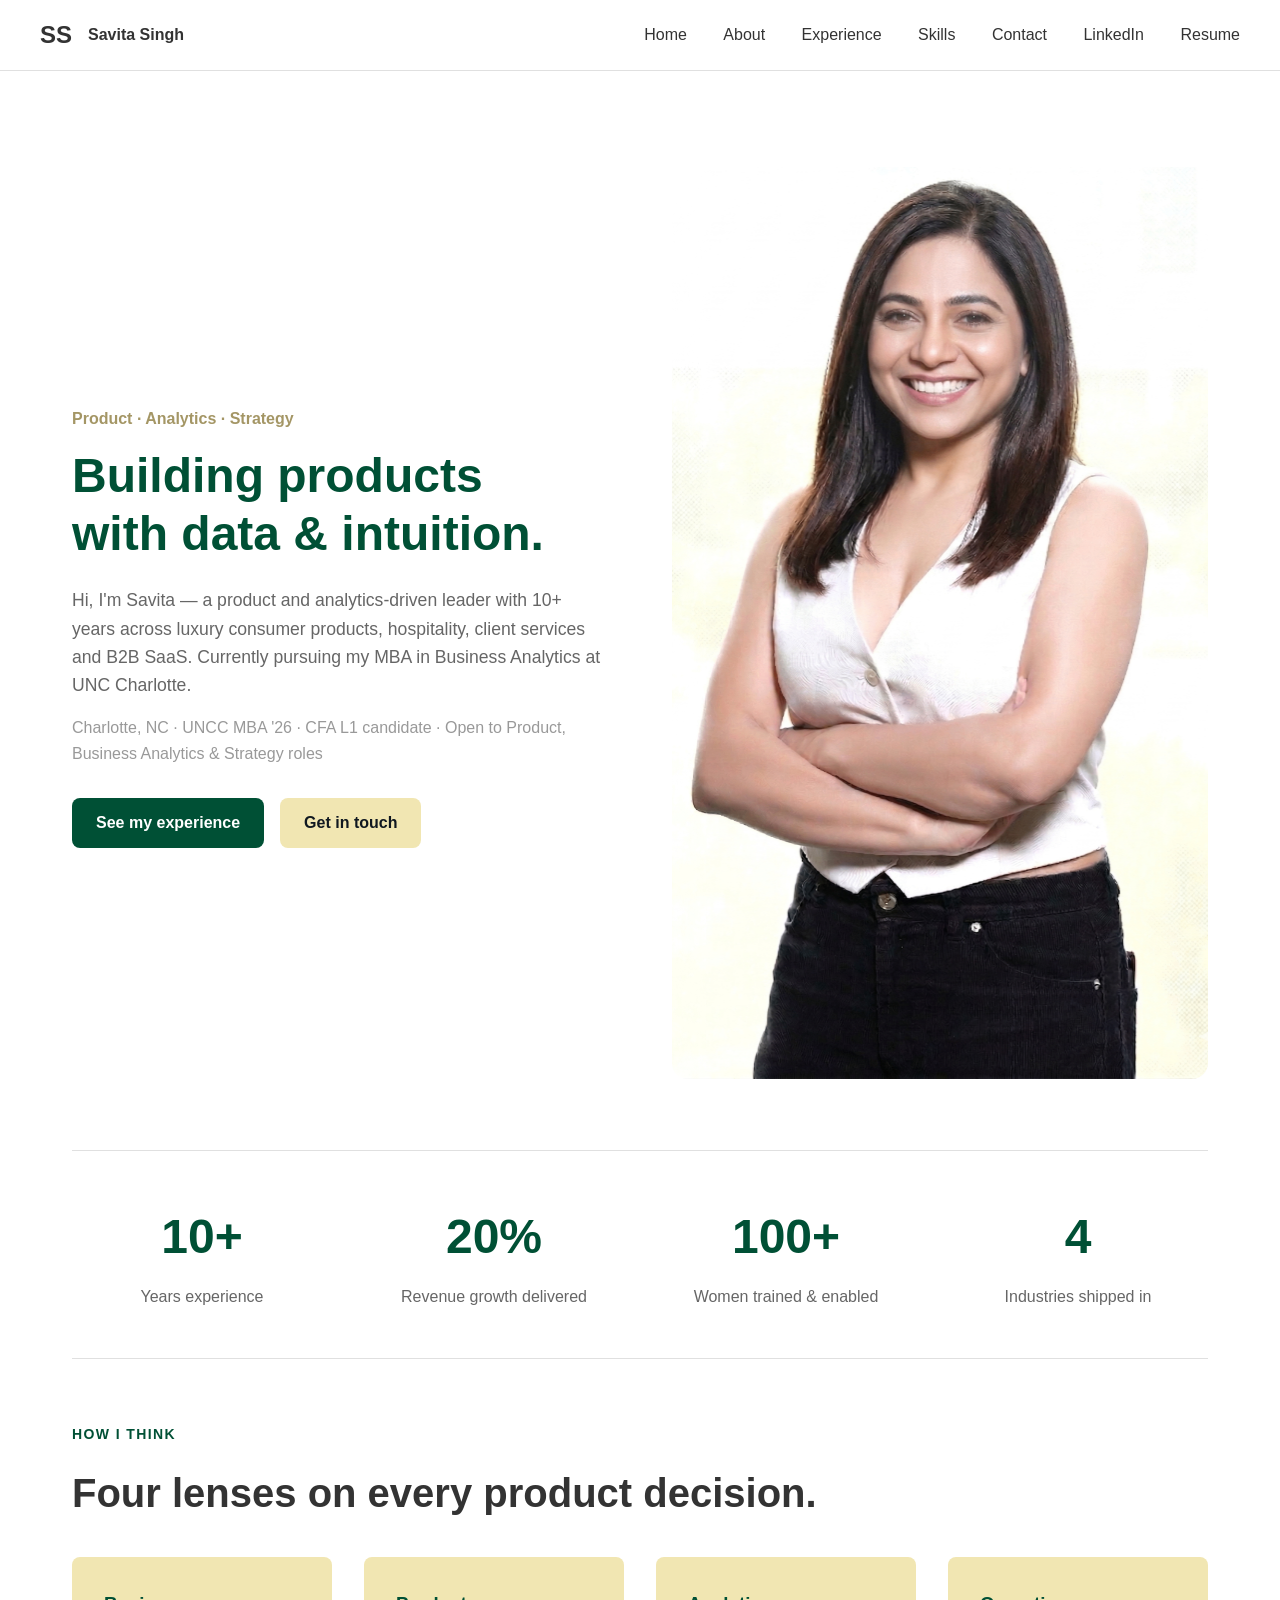
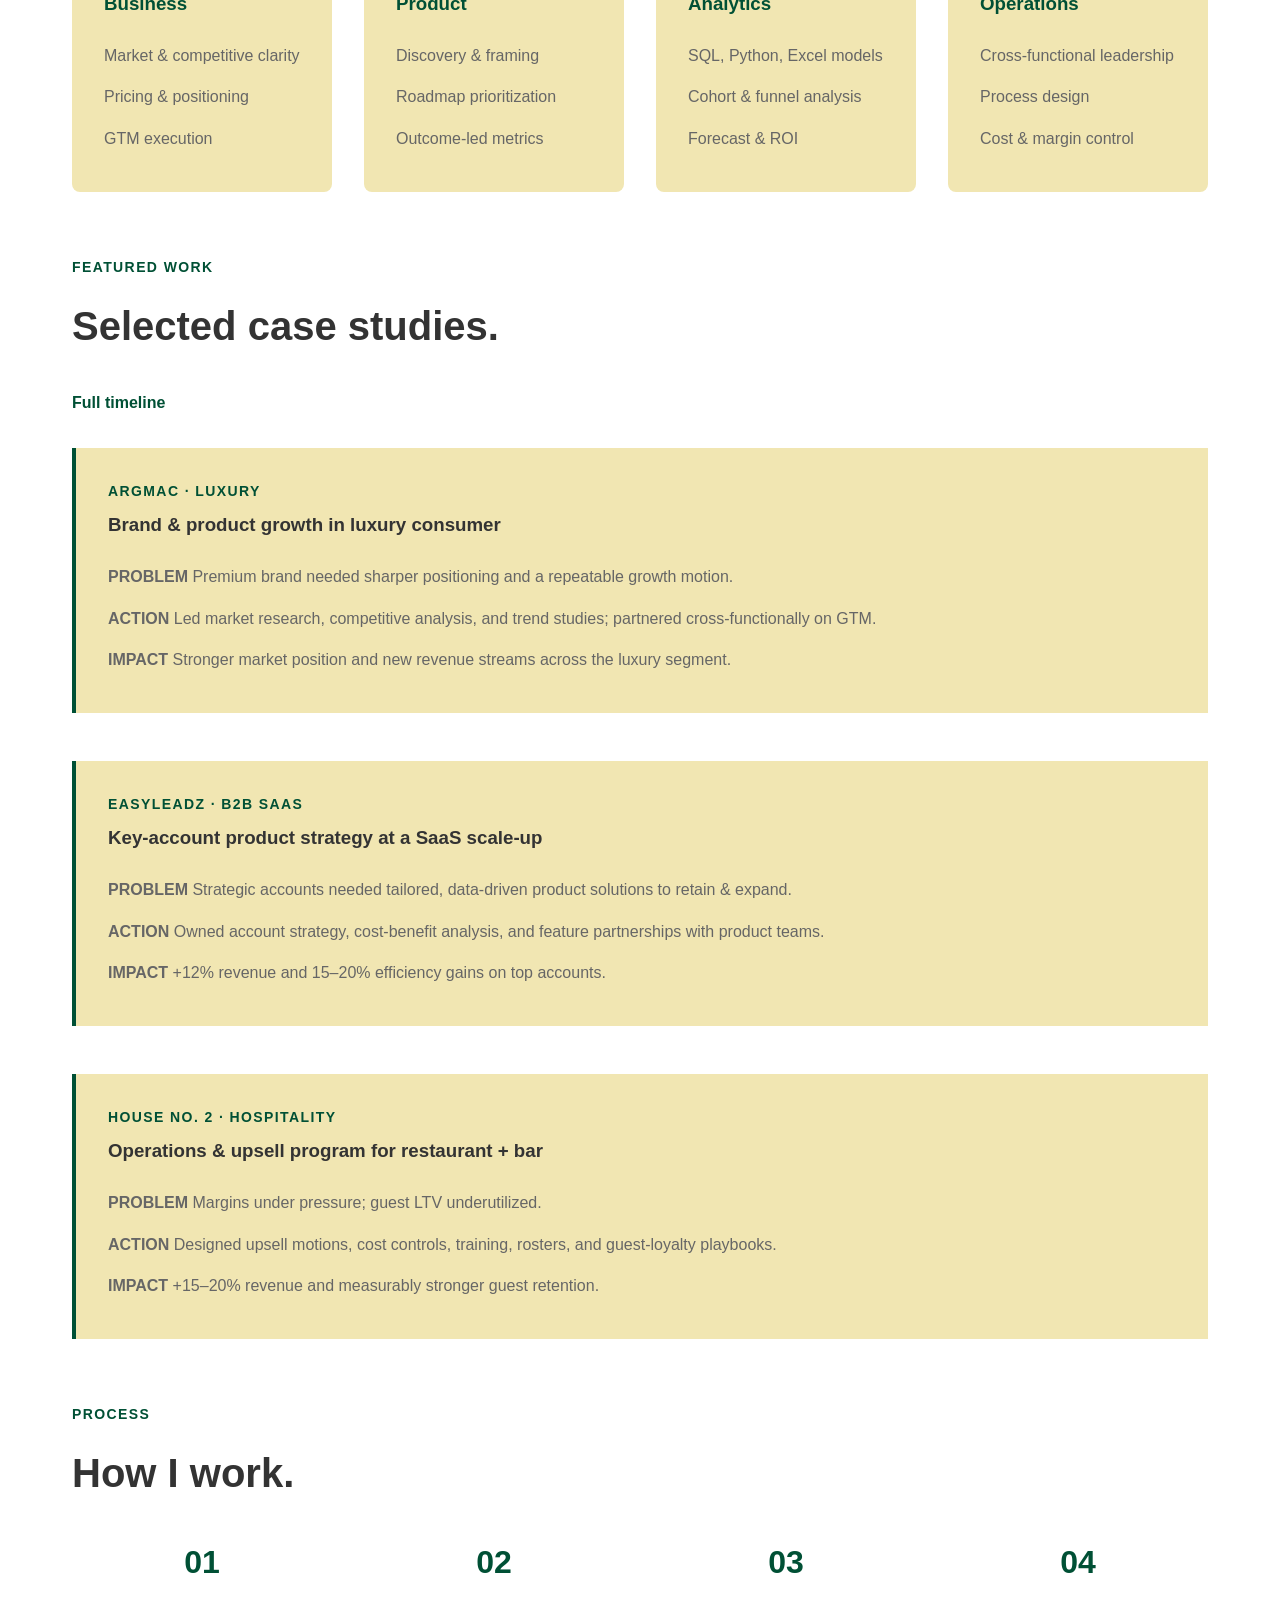
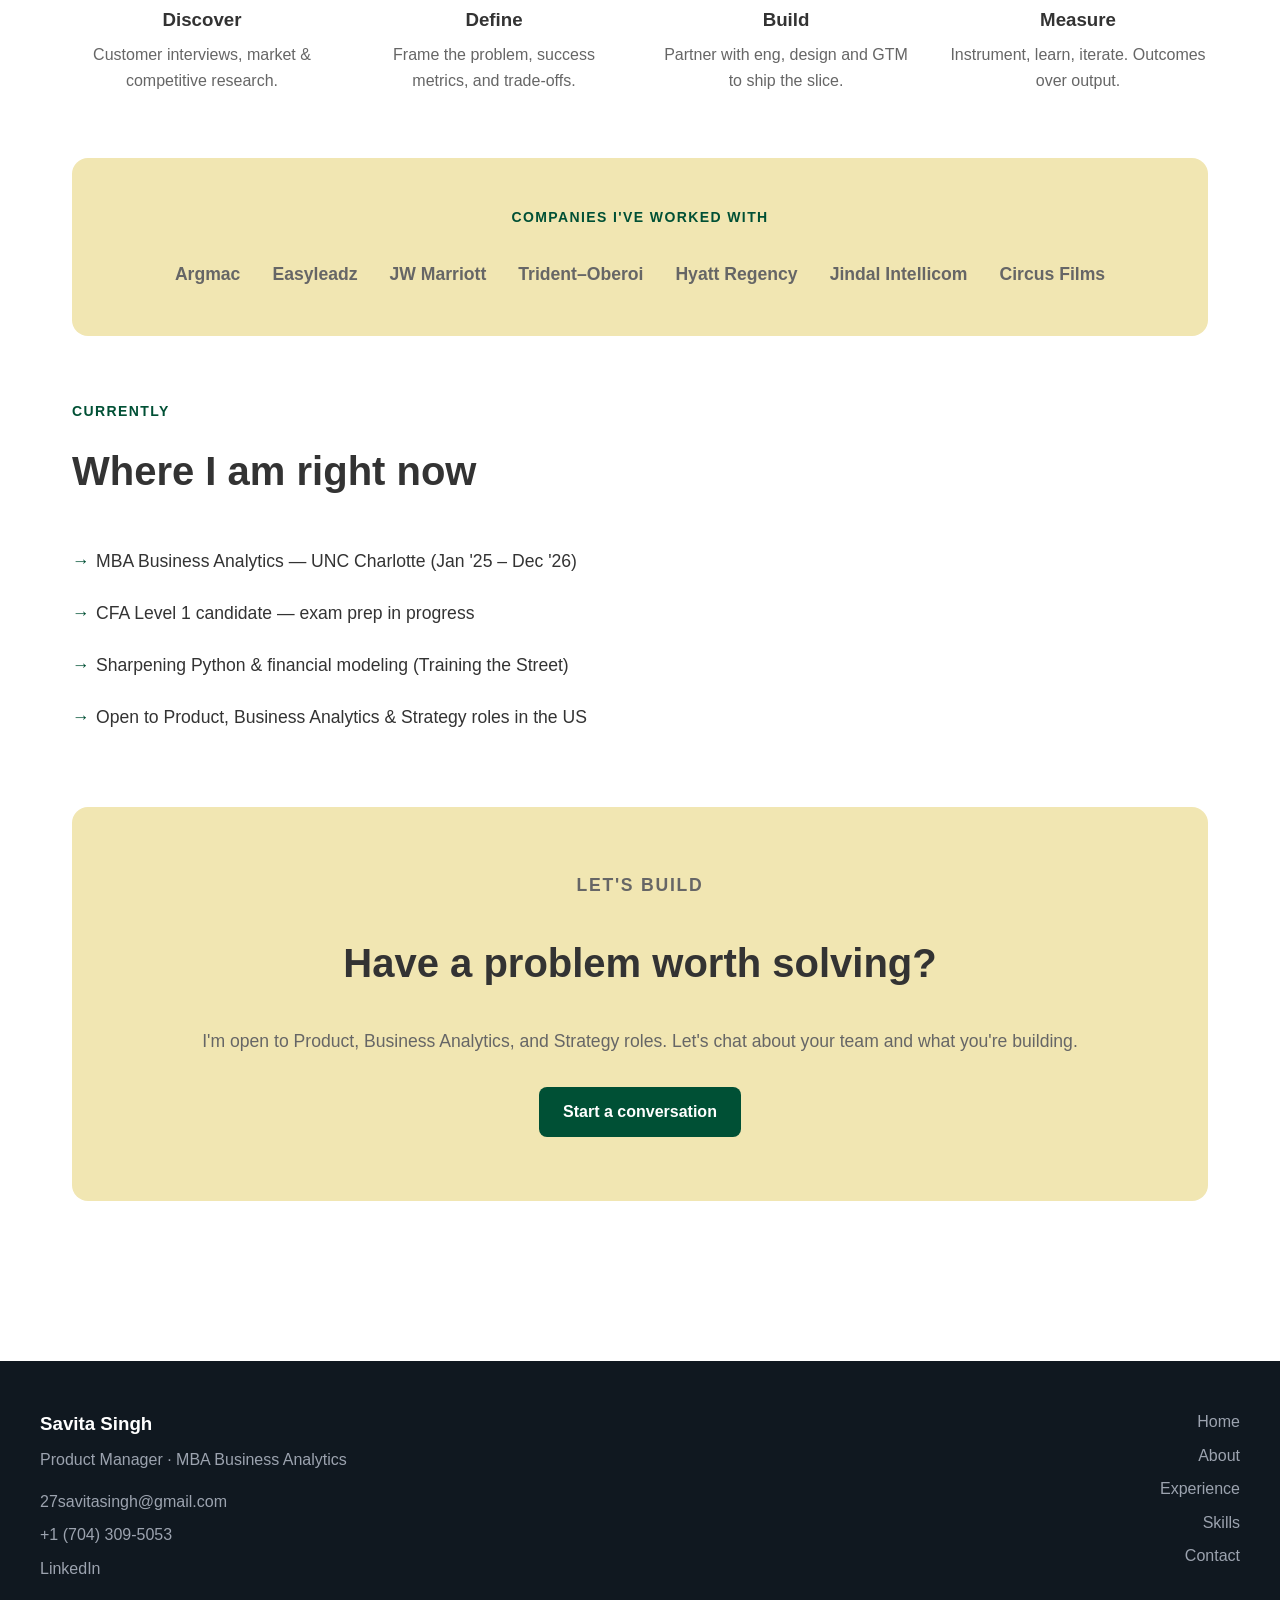
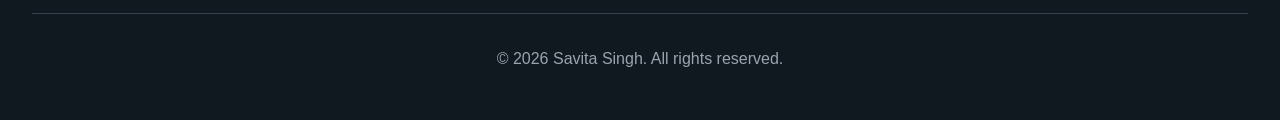
<file: index.html>
<!DOCTYPE html>
<html lang="en">
<head>
    <meta charset="UTF-8">
    <meta name="viewport" content="width=device-width, initial-scale=1.0">
    <title>Savita Singh - Product Manager</title>
    <link rel="stylesheet" href="styles.css">
</head>
<body>
    <header>
        <nav>
            <div class="logo">SS</div>
            <div class="nav-title">Savita Singh</div>
            <div class="nav-links">
                <a href="index.html">Home</a>
                <a href="about.html">About</a>
                <a href="experience.html">Experience</a>
                <a href="skills.html">Skills</a>
                <a href="contact.html">Contact</a>
                <a href="https://www.linkedin.com/in/savitasinghs/" target="_blank">LinkedIn</a>
                <a href="savita-singh-resume.pdf" target="_blank">Resume</a>
            </div>
        </nav>
    </header>

    <main>
        <section class="hero">
            <div class="hero-content">
                <p class="tagline">Product · Analytics · Strategy</p>
                <h1>Building products<br>with data & intuition.</h1>
                <p class="intro">Hi, I'm Savita — a product and analytics-driven leader with 10+ years across luxury consumer products, hospitality, client services and B2B SaaS. Currently pursuing my MBA in Business Analytics at UNC Charlotte.</p>
                <p class="location">Charlotte, NC · UNCC MBA '26 · CFA L1 candidate · Open to Product, Business Analytics & Strategy roles</p>
                <div class="cta-buttons">
                    <a href="experience.html" class="btn btn-primary">See my experience</a>
                    <a href="contact.html" class="btn btn-secondary">Get in touch</a>
                </div>
            </div>
            <div class="hero-image">
                <img src="assets/savita-headshot.png" alt="Portrait of Savita Singh" onerror="this.style.display='none'">
            </div>
        </section>

        <section class="stats">
            <div class="stat-item">
                <div class="stat-number">10+</div>
                <div class="stat-label">Years experience</div>
            </div>
            <div class="stat-item">
                <div class="stat-number">20%</div>
                <div class="stat-label">Revenue growth delivered</div>
            </div>
            <div class="stat-item">
                <div class="stat-number">100+</div>
                <div class="stat-label">Women trained & enabled</div>
            </div>
            <div class="stat-item">
                <div class="stat-number">4</div>
                <div class="stat-label">Industries shipped in</div>
            </div>
        </section>

        <section class="thinking">
            <p class="section-label">HOW I THINK</p>
            <h2>Four lenses on every product decision.</h2>
            <div class="lenses-grid">
                <div class="lens">
                    <h3>Business</h3>
                    <ul>
                        <li>Market & competitive clarity</li>
                        <li>Pricing & positioning</li>
                        <li>GTM execution</li>
                    </ul>
                </div>
                <div class="lens">
                    <h3>Product</h3>
                    <ul>
                        <li>Discovery & framing</li>
                        <li>Roadmap prioritization</li>
                        <li>Outcome-led metrics</li>
                    </ul>
                </div>
                <div class="lens">
                    <h3>Analytics</h3>
                    <ul>
                        <li>SQL, Python, Excel models</li>
                        <li>Cohort & funnel analysis</li>
                        <li>Forecast & ROI</li>
                    </ul>
                </div>
                <div class="lens">
                    <h3>Operations</h3>
                    <ul>
                        <li>Cross-functional leadership</li>
                        <li>Process design</li>
                        <li>Cost & margin control</li>
                    </ul>
                </div>
            </div>
        </section>

        <section class="work">
            <p class="section-label">FEATURED WORK</p>
            <h2>Selected case studies.</h2>
            <a href="experience.html" class="link">Full timeline</a>
            
            <div class="case-studies">
                <div class="case-study">
                    <p class="case-label">ARGMAC · LUXURY</p>
                    <h3>Brand & product growth in luxury consumer</h3>
                    <ul>
                        <li><strong>PROBLEM</strong> Premium brand needed sharper positioning and a repeatable growth motion.</li>
                        <li><strong>ACTION</strong> Led market research, competitive analysis, and trend studies; partnered cross-functionally on GTM.</li>
                        <li><strong>IMPACT</strong> Stronger market position and new revenue streams across the luxury segment.</li>
                    </ul>
                </div>
                
                <div class="case-study">
                    <p class="case-label">EASYLEADZ · B2B SAAS</p>
                    <h3>Key-account product strategy at a SaaS scale-up</h3>
                    <ul>
                        <li><strong>PROBLEM</strong> Strategic accounts needed tailored, data-driven product solutions to retain & expand.</li>
                        <li><strong>ACTION</strong> Owned account strategy, cost-benefit analysis, and feature partnerships with product teams.</li>
                        <li><strong>IMPACT</strong> +12% revenue and 15–20% efficiency gains on top accounts.</li>
                    </ul>
                </div>
                
                <div class="case-study">
                    <p class="case-label">HOUSE NO. 2 · HOSPITALITY</p>
                    <h3>Operations & upsell program for restaurant + bar</h3>
                    <ul>
                        <li><strong>PROBLEM</strong> Margins under pressure; guest LTV underutilized.</li>
                        <li><strong>ACTION</strong> Designed upsell motions, cost controls, training, rosters, and guest-loyalty playbooks.</li>
                        <li><strong>IMPACT</strong> +15–20% revenue and measurably stronger guest retention.</li>
                    </ul>
                </div>
            </div>
        </section>

        <section class="process">
            <p class="section-label">PROCESS</p>
            <h2>How I work.</h2>
            <div class="process-steps">
                <div class="step">
                    <div class="step-number">01</div>
                    <h3>Discover</h3>
                    <p>Customer interviews, market & competitive research.</p>
                </div>
                <div class="step">
                    <div class="step-number">02</div>
                    <h3>Define</h3>
                    <p>Frame the problem, success metrics, and trade-offs.</p>
                </div>
                <div class="step">
                    <div class="step-number">03</div>
                    <h3>Build</h3>
                    <p>Partner with eng, design and GTM to ship the slice.</p>
                </div>
                <div class="step">
                    <div class="step-number">04</div>
                    <h3>Measure</h3>
                    <p>Instrument, learn, iterate. Outcomes over output.</p>
                </div>
            </div>
        </section>

        <section class="companies">
            <p class="section-label">COMPANIES I'VE WORKED WITH</p>
            <div class="company-logos">
                <span class="company-name">Argmac</span>
                <span class="company-name">Easyleadz</span>
                <span class="company-name">JW Marriott</span>
                <span class="company-name">Trident–Oberoi</span>
                <span class="company-name">Hyatt Regency</span>
                <span class="company-name">Jindal Intellicom</span>
                <span class="company-name">Circus Films</span>
            </div>
        </section>

        <section class="current">
            <p class="section-label">CURRENTLY</p>
            <h2>Where I am right now</h2>
            <ul>
                <li>MBA Business Analytics — UNC Charlotte (Jan '25 – Dec '26)</li>
                <li>CFA Level 1 candidate — exam prep in progress</li>
                <li>Sharpening Python & financial modeling (Training the Street)</li>
                <li>Open to Product, Business Analytics & Strategy roles in the US</li>
            </ul>
        </section>

        <section class="cta">
            <p class="section-label">LET'S BUILD</p>
            <h2>Have a problem worth solving?</h2>
            <p>I'm open to Product, Business Analytics, and Strategy roles. Let's chat about your team and what you're building.</p>
            <a href="contact.html" class="btn btn-primary">Start a conversation</a>
        </section>
    </main>

    <footer>
        <div class="footer-content">
            <div class="footer-info">
                <h3>Savita Singh</h3>
                <p>Product Manager · MBA Business Analytics</p>
                <div class="contact-info">
                    <a href="mailto:27savitasingh@gmail.com">27savitasingh@gmail.com</a>
                    <a href="tel:+17043095053">+1 (704) 309-5053</a>
                    <a href="https://linkedin.com/">LinkedIn</a>
                </div>
            </div>
            <div class="footer-links">
                <a href="index.html">Home</a>
                <a href="about.html">About</a>
                <a href="experience.html">Experience</a>
                <a href="skills.html">Skills</a>
                <a href="contact.html">Contact</a>
            </div>
        </div>
        <p class="copyright">© 2026 Savita Singh. All rights reserved.</p>
    </footer>
</body>
</html>
</file>
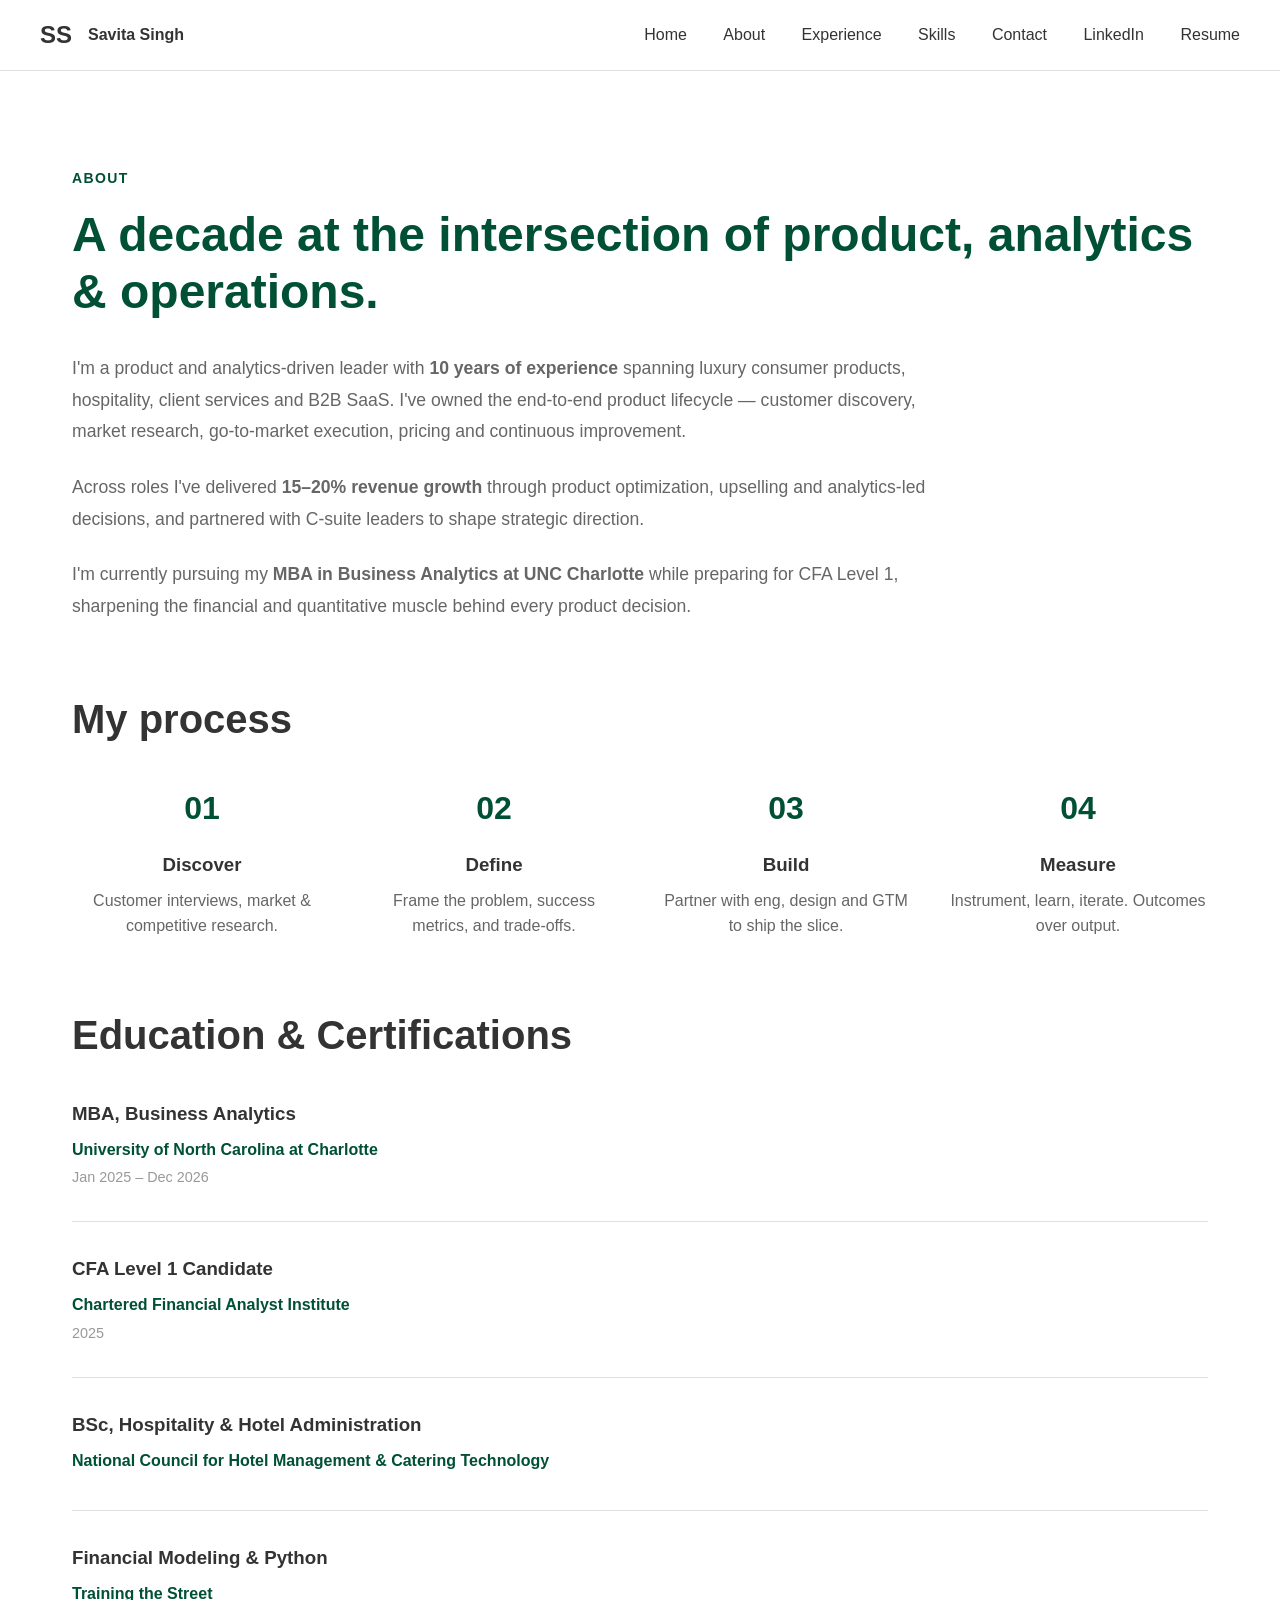
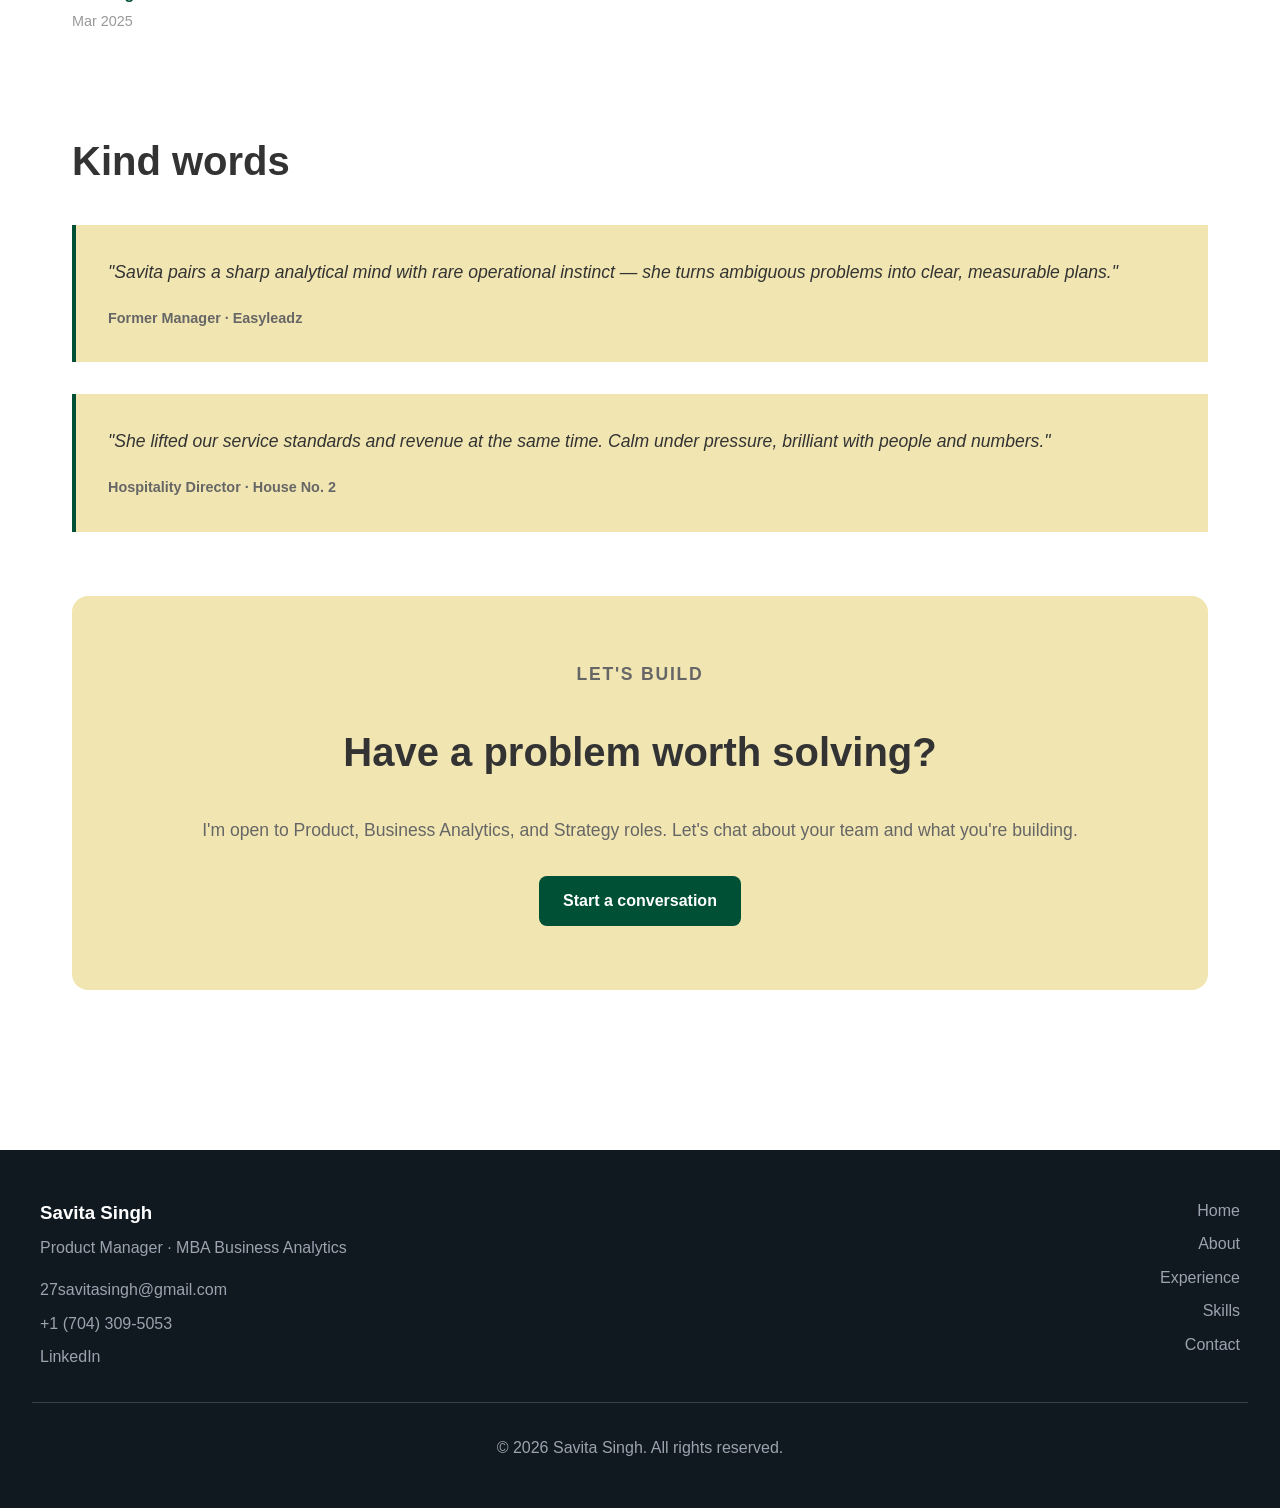
<file: about.html>
<!DOCTYPE html>
<html lang="en">
<head>
    <meta charset="UTF-8">
    <meta name="viewport" content="width=device-width, initial-scale=1.0">
    <title>About - Savita Singh</title>
    <link rel="stylesheet" href="styles.css">
</head>
<body>
    <header>
        <nav>
            <div class="logo">SS</div>
            <div class="nav-title">Savita Singh</div>
            <div class="nav-links">
                <a href="index.html">Home</a>
                <a href="about.html">About</a>
                <a href="experience.html">Experience</a>
                <a href="skills.html">Skills</a>
                <a href="contact.html">Contact</a>
                <a href="https://www.linkedin.com/in/savitasinghs/" target="_blank">LinkedIn</a>
                <a href="savita-singh-resume.pdf" target="_blank">Resume</a>
            </div>
        </nav>
    </header>

    <main>
        <section>
            <p class="section-label">ABOUT</p>
            <h1>A decade at the intersection of product, analytics & operations.</h1>
            
            <div class="about-content">
                <p>I'm a product and analytics-driven leader with <strong>10 years of experience</strong> spanning luxury consumer products, hospitality, client services and B2B SaaS. I've owned the end-to-end product lifecycle — customer discovery, market research, go-to-market execution, pricing and continuous improvement.</p>
                
                <p>Across roles I've delivered <strong>15–20% revenue growth</strong> through product optimization, upselling and analytics-led decisions, and partnered with C-suite leaders to shape strategic direction.</p>
                
                <p>I'm currently pursuing my <strong>MBA in Business Analytics at UNC Charlotte</strong> while preparing for CFA Level 1, sharpening the financial and quantitative muscle behind every product decision.</p>
            </div>
        </section>
        
        <section class="process">
            <h2>My process</h2>
            <div class="process-steps">
                <div class="step">
                    <div class="step-number">01</div>
                    <h3>Discover</h3>
                    <p>Customer interviews, market & competitive research.</p>
                </div>
                <div class="step">
                    <div class="step-number">02</div>
                    <h3>Define</h3>
                    <p>Frame the problem, success metrics, and trade-offs.</p>
                </div>
                <div class="step">
                    <div class="step-number">03</div>
                    <h3>Build</h3>
                    <p>Partner with eng, design and GTM to ship the slice.</p>
                </div>
                <div class="step">
                    <div class="step-number">04</div>
                    <h3>Measure</h3>
                    <p>Instrument, learn, iterate. Outcomes over output.</p>
                </div>
            </div>
        </section>
        
        <section class="education">
            <h2>Education & Certifications</h2>
            
            <div class="education-item">
                <h3>MBA, Business Analytics</h3>
                <p class="institution">University of North Carolina at Charlotte</p>
                <p class="date">Jan 2025 – Dec 2026</p>
            </div>
            
            <div class="education-item">
                <h3>CFA Level 1 Candidate</h3>
                <p class="institution">Chartered Financial Analyst Institute</p>
                <p class="date">2025</p>
            </div>
            
            <div class="education-item">
                <h3>BSc, Hospitality & Hotel Administration</h3>
                <p class="institution">National Council for Hotel Management & Catering Technology</p>
            </div>
            
            <div class="education-item">
                <h3>Financial Modeling & Python</h3>
                <p class="institution">Training the Street</p>
                <p class="date">Mar 2025</p>
            </div>
        </section>
        
        <section class="testimonials">
            <h2>Kind words</h2>
            
            <div class="testimonial">
                <blockquote>
                    <p>"Savita pairs a sharp analytical mind with rare operational instinct — she turns ambiguous problems into clear, measurable plans."</p>
                    <cite>Former Manager · Easyleadz</cite>
                </blockquote>
            </div>
            
            <div class="testimonial">
                <blockquote>
                    <p>"She lifted our service standards and revenue at the same time. Calm under pressure, brilliant with people and numbers."</p>
                    <cite>Hospitality Director · House No. 2</cite>
                </blockquote>
            </div>
        </section>
        
        <section class="cta">
            <p class="section-label">LET'S BUILD</p>
            <h2>Have a problem worth solving?</h2>
            <p>I'm open to Product, Business Analytics, and Strategy roles. Let's chat about your team and what you're building.</p>
            <a href="contact.html" class="btn btn-primary">Start a conversation</a>
        </section>
    </main>

    <footer>
        <div class="footer-content">
            <div class="footer-info">
                <h3>Savita Singh</h3>
                <p>Product Manager · MBA Business Analytics</p>
                <div class="contact-info">
                    <a href="mailto:27savitasingh@gmail.com">27savitasingh@gmail.com</a>
                    <a href="tel:+17043095053">+1 (704) 309-5053</a>
                    <a href="https://www.linkedin.com/in/savitasinghs/" target="_blank">LinkedIn</a>
                </div>
            </div>
            <div class="footer-links">
                <a href="index.html">Home</a>
                <a href="about.html">About</a>
                <a href="experience.html">Experience</a>
                <a href="skills.html">Skills</a>
                <a href="contact.html">Contact</a>
            </div>
        </div>
        <p class="copyright">© 2026 Savita Singh. All rights reserved.</p>
    </footer>
</body>
</html>
</file>
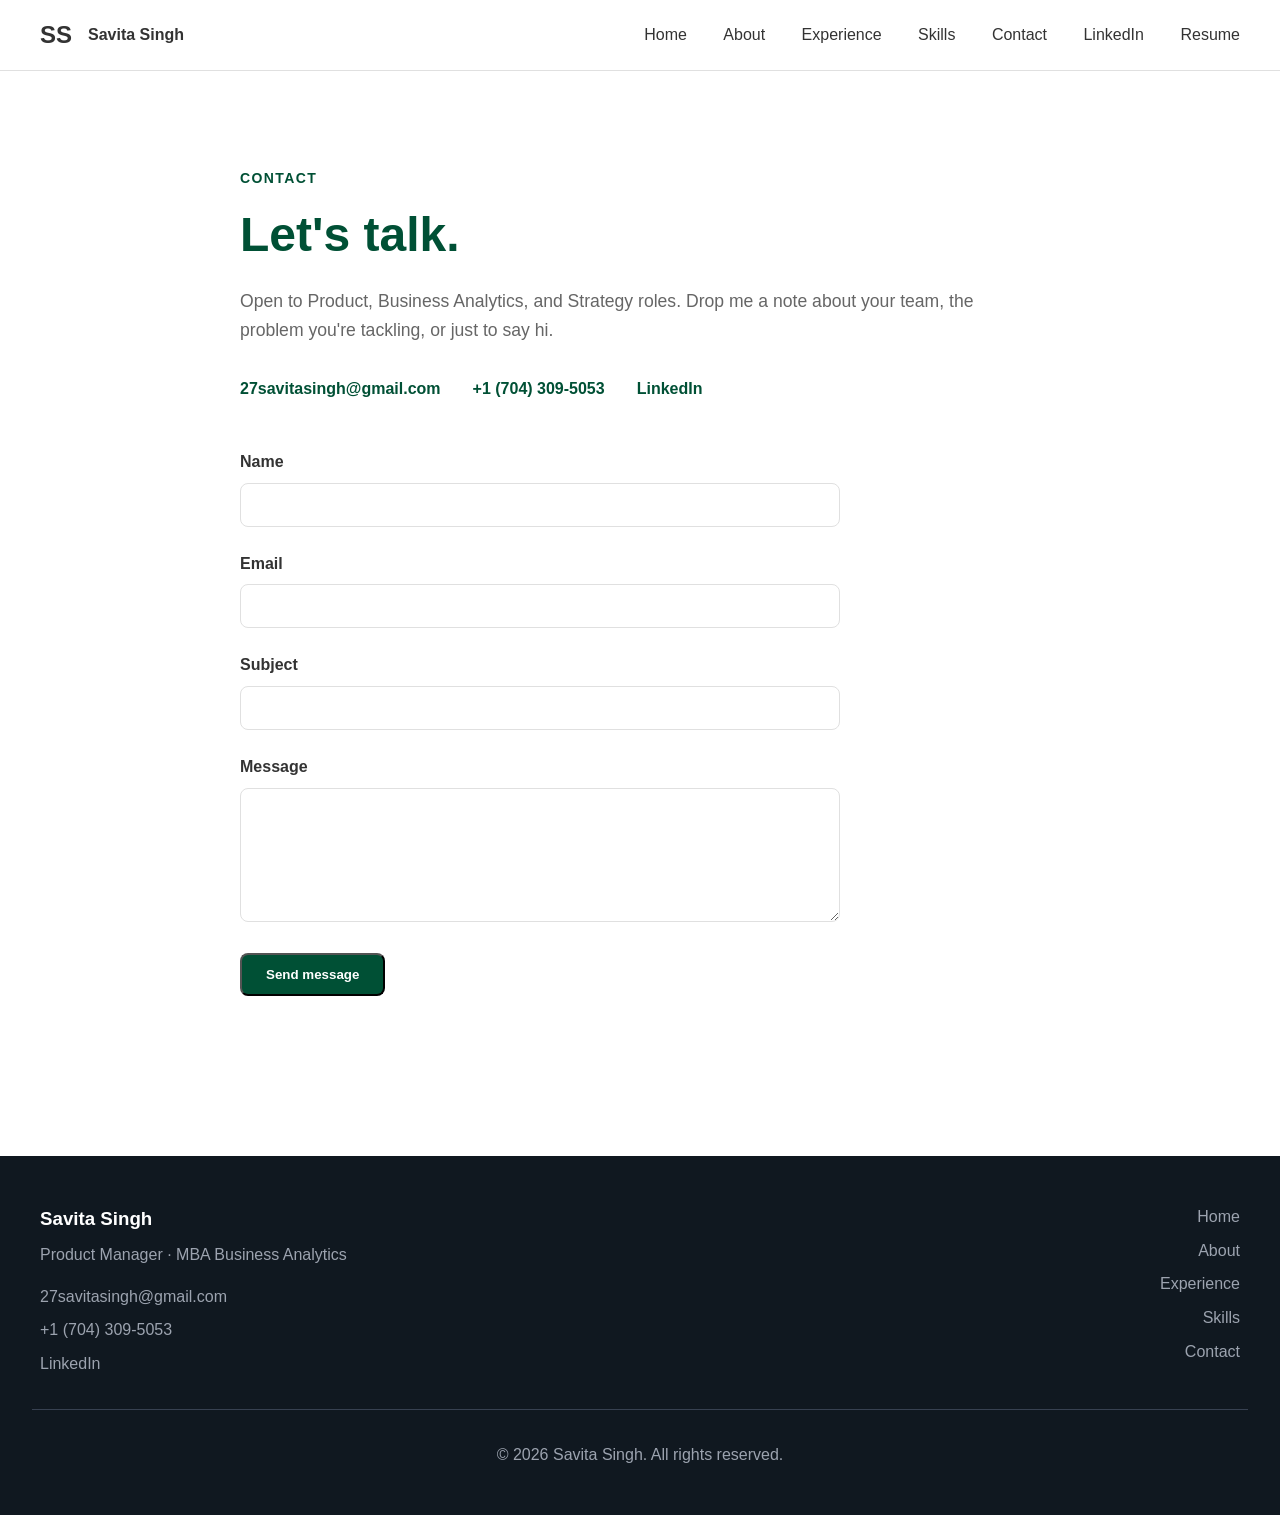
<file: contact.html>
<!DOCTYPE html>
<html lang="en">
<head>
    <meta charset="UTF-8">
    <meta name="viewport" content="width=device-width, initial-scale=1.0">
    <title>Contact - Savita Singh</title>
    <link rel="stylesheet" href="styles.css">
</head>
<body>
    <header>
        <nav>
            <div class="logo">SS</div>
            <div class="nav-title">Savita Singh</div>
            <div class="nav-links">
                <a href="index.html">Home</a>
                <a href="about.html">About</a>
                <a href="experience.html">Experience</a>
                <a href="skills.html">Skills</a>
                <a href="contact.html">Contact</a>
                <a href="https://www.linkedin.com/in/savitasinghs/" target="_blank">LinkedIn</a>
                <a href="savita-singh-resume.pdf" target="_blank">Resume</a>
            </div>
        </nav>
    </header>

    <main>
        <section class="contact-page">
            <p class="section-label">CONTACT</p>
            <h1>Let's talk.</h1>
            <p class="intro">Open to Product, Business Analytics, and Strategy roles. Drop me a note about your team, the problem you're tackling, or just to say hi.</p>
            
            <div class="contact-links">
                <a href="mailto:27savitasingh@gmail.com">27savitasingh@gmail.com</a>
                <a href="tel:+17043095053">+1 (704) 309-5053</a>
                <a href="https://www.linkedin.com/in/savitasinghs/" target="_blank">LinkedIn</a>
            </div>
            
            <form class="contact-form">
                <div class="form-group">
                    <label for="name">Name</label>
                    <input type="text" id="name" name="name" required>
                </div>
                
                <div class="form-group">
                    <label for="email">Email</label>
                    <input type="email" id="email" name="email" required>
                </div>
                
                <div class="form-group">
                    <label for="subject">Subject</label>
                    <input type="text" id="subject" name="subject" required>
                </div>
                
                <div class="form-group">
                    <label for="message">Message</label>
                    <textarea id="message" name="message" rows="6" required></textarea>
                </div>
                
                <button type="submit" class="btn btn-primary">Send message</button>
            </form>
        </section>
    </main>

    <footer>
        <div class="footer-content">
            <div class="footer-info">
                <h3>Savita Singh</h3>
                <p>Product Manager · MBA Business Analytics</p>
                <div class="contact-info">
                    <a href="mailto:27savitasingh@gmail.com">27savitasingh@gmail.com</a>
                    <a href="tel:+17043095053">+1 (704) 309-5053</a>
                    <a href="https://www.linkedin.com/in/savitasinghs/" target="_blank">LinkedIn</a>
                </div>
            </div>
            <div class="footer-links">
                <a href="index.html">Home</a>
                <a href="about.html">About</a>
                <a href="experience.html">Experience</a>
                <a href="skills.html">Skills</a>
                <a href="contact.html">Contact</a>
            </div>
        </div>
        <p class="copyright">© 2026 Savita Singh. All rights reserved.</p>
    </footer>
</body>
</html>
</file>
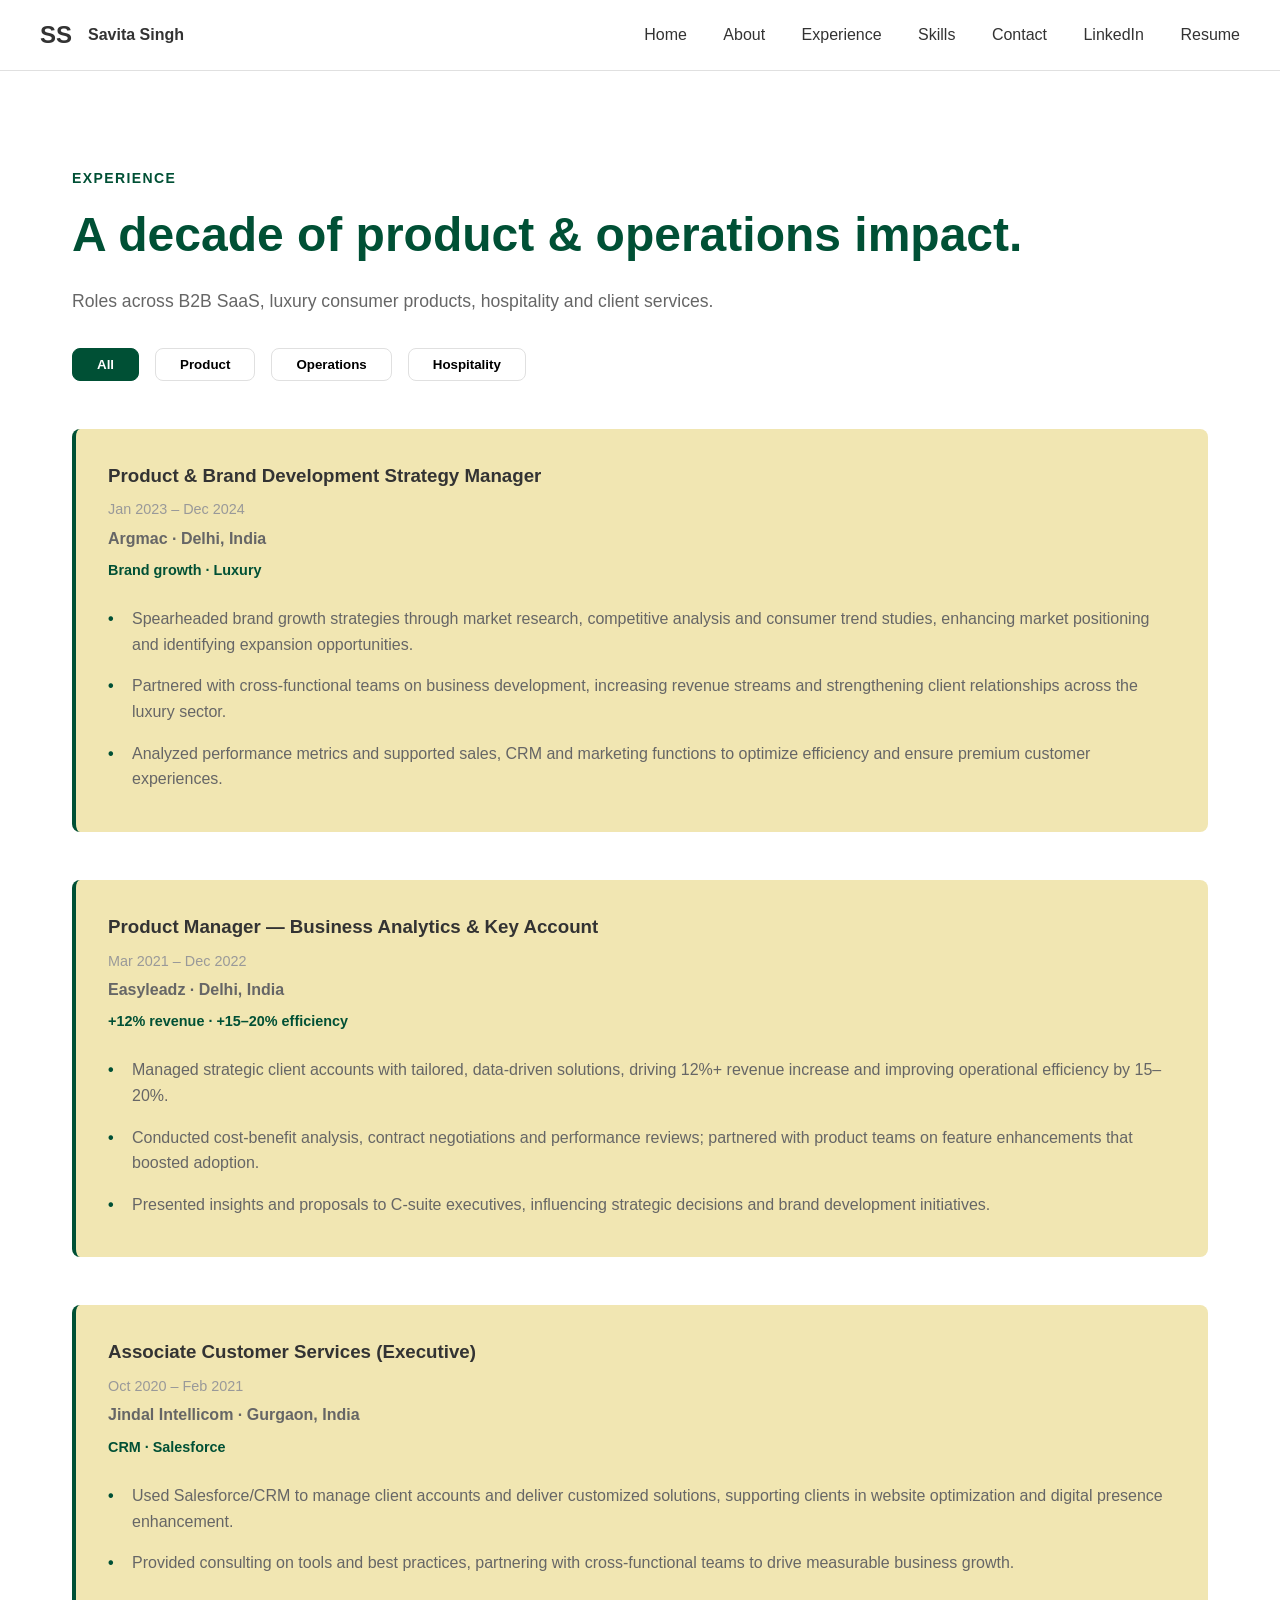
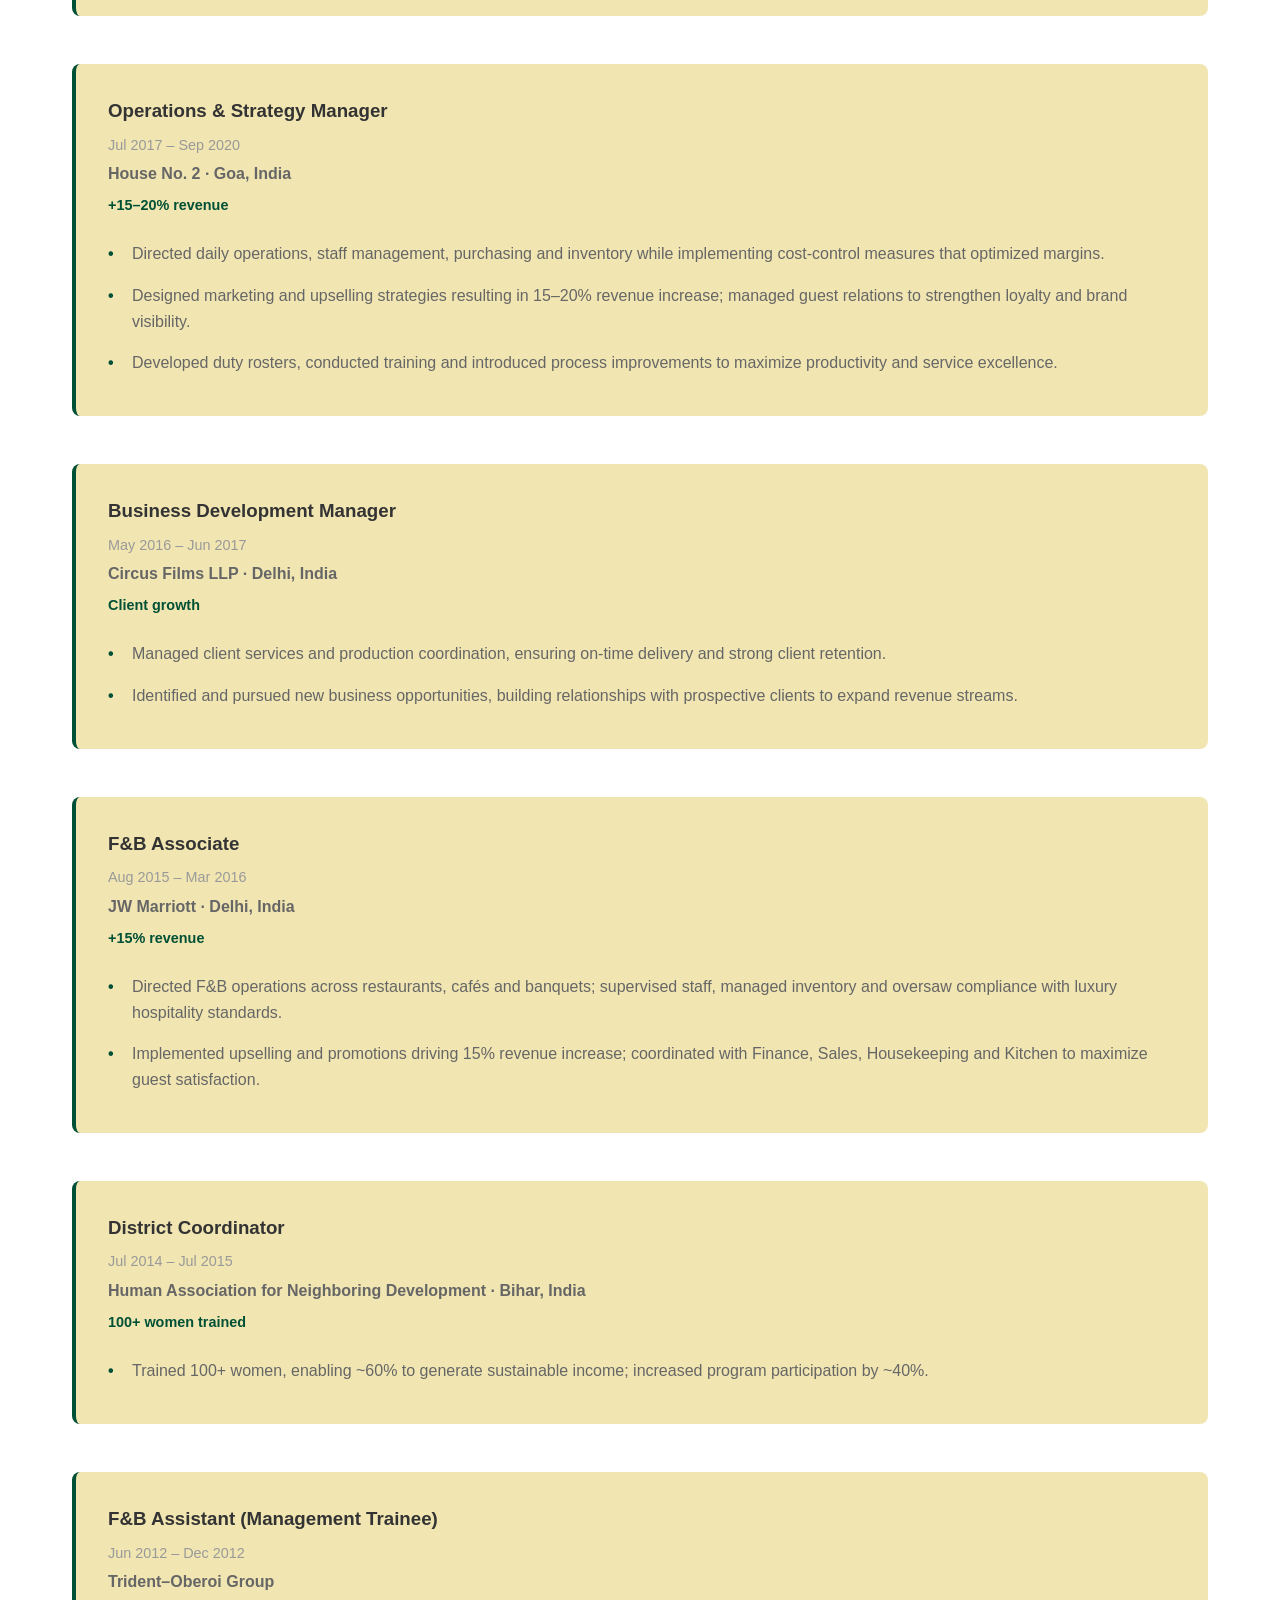
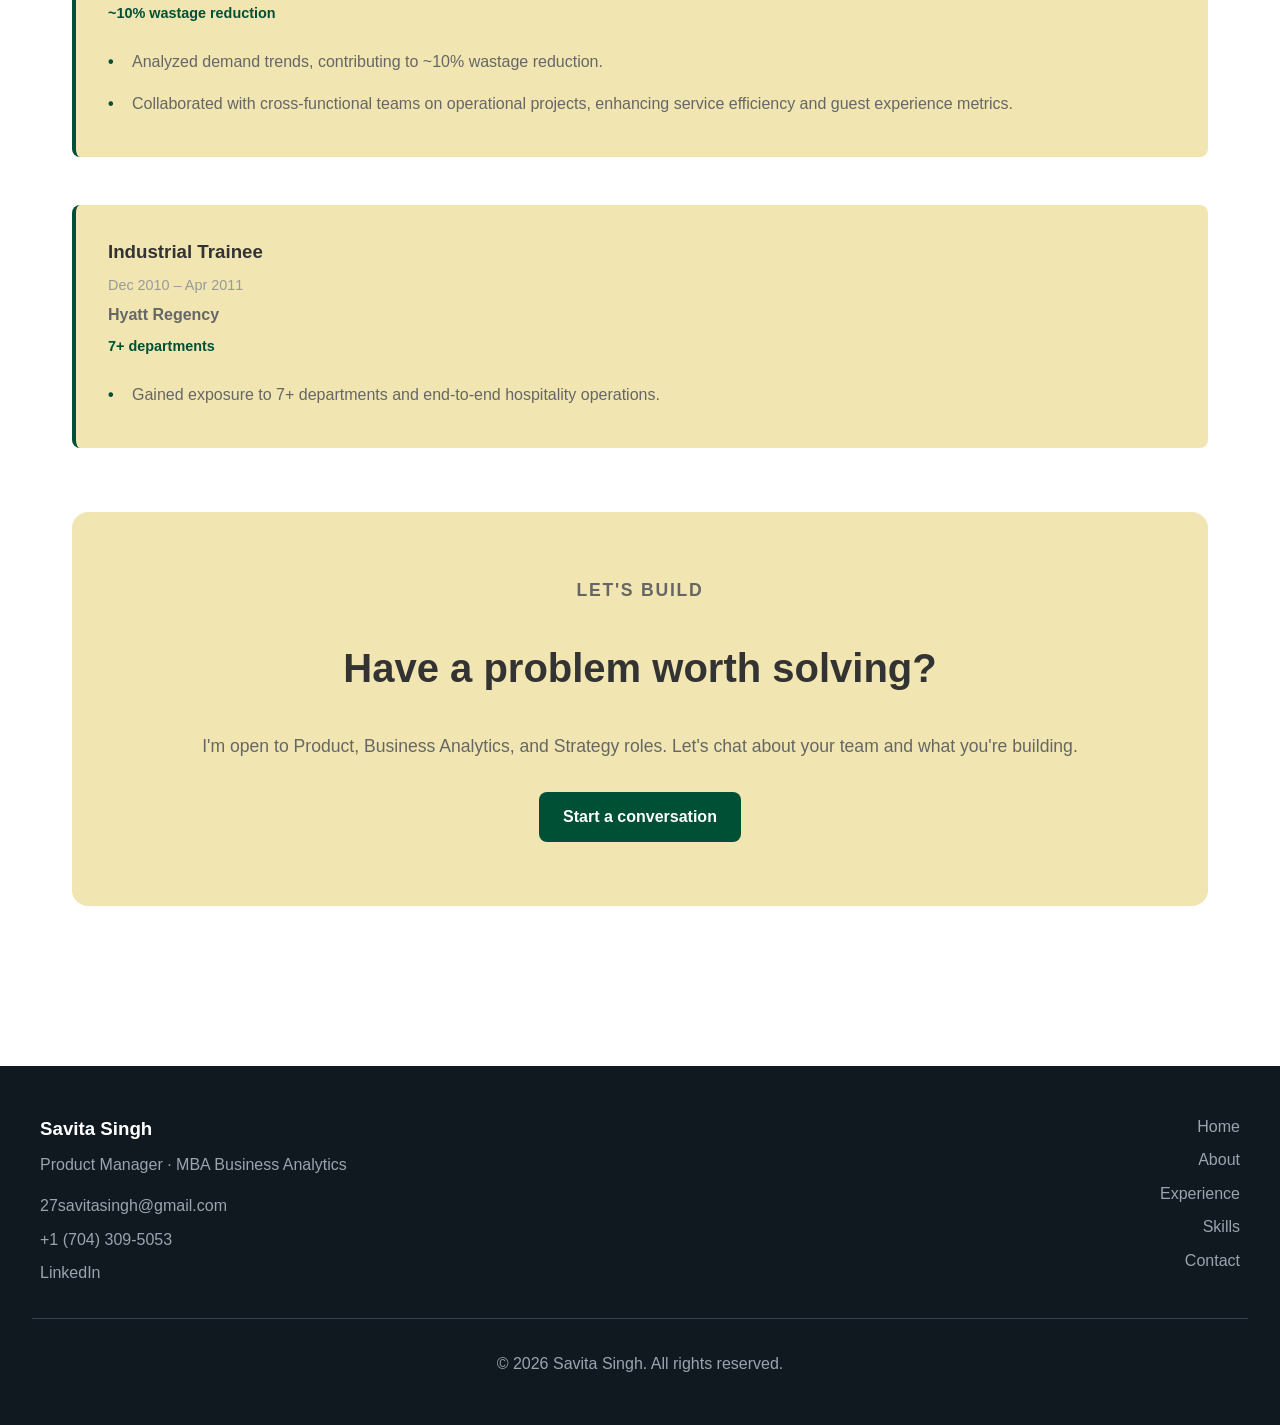
<file: experience.html>
<!DOCTYPE html>
<html lang="en">
<head>
    <meta charset="UTF-8">
    <meta name="viewport" content="width=device-width, initial-scale=1.0">
    <title>Experience - Savita Singh</title>
    <link rel="stylesheet" href="styles.css">
</head>
<body>
    <header>
        <nav>
            <div class="logo">SS</div>
            <div class="nav-title">Savita Singh</div>
            <div class="nav-links">
                <a href="index.html">Home</a>
                <a href="about.html">About</a>
                <a href="experience.html">Experience</a>
                <a href="skills.html">Skills</a>
                <a href="contact.html">Contact</a>
                <a href="https://www.linkedin.com/in/savitasinghs/" target="_blank">LinkedIn</a>
                <a href="savita-singh-resume.pdf" target="_blank">Resume</a>
            </div>
        </nav>
    </header>

    <main>
        <section>
            <p class="section-label">EXPERIENCE</p>
            <h1>A decade of product & operations impact.</h1>
            <p class="intro">Roles across B2B SaaS, luxury consumer products, hospitality and client services.</p>
            
            <div class="experience-filters">
                <button class="filter-btn active" data-filter="all">All</button>
                <button class="filter-btn" data-filter="product">Product</button>
                <button class="filter-btn" data-filter="operations">Operations</button>
                <button class="filter-btn" data-filter="hospitality">Hospitality</button>
            </div>
            
            <div class="experience-list">
                <div class="experience-item" data-category="product">
                    <h3>Product & Brand Development Strategy Manager</h3>
                    <p class="job-meta">Jan 2023 – Dec 2024</p>
                    <p class="company">Argmac · Delhi, India</p>
                    <p class="highlight">Brand growth · Luxury</p>
                    <ul>
                        <li>Spearheaded brand growth strategies through market research, competitive analysis and consumer trend studies, enhancing market positioning and identifying expansion opportunities.</li>
                        <li>Partnered with cross-functional teams on business development, increasing revenue streams and strengthening client relationships across the luxury sector.</li>
                        <li>Analyzed performance metrics and supported sales, CRM and marketing functions to optimize efficiency and ensure premium customer experiences.</li>
                    </ul>
                </div>
                
                <div class="experience-item" data-category="product">
                    <h3>Product Manager — Business Analytics & Key Account</h3>
                    <p class="job-meta">Mar 2021 – Dec 2022</p>
                    <p class="company">Easyleadz · Delhi, India</p>
                    <p class="highlight">+12% revenue · +15–20% efficiency</p>
                    <ul>
                        <li>Managed strategic client accounts with tailored, data-driven solutions, driving 12%+ revenue increase and improving operational efficiency by 15–20%.</li>
                        <li>Conducted cost-benefit analysis, contract negotiations and performance reviews; partnered with product teams on feature enhancements that boosted adoption.</li>
                        <li>Presented insights and proposals to C-suite executives, influencing strategic decisions and brand development initiatives.</li>
                    </ul>
                </div>
                
                <div class="experience-item" data-category="product">
                    <h3>Associate Customer Services (Executive)</h3>
                    <p class="job-meta">Oct 2020 – Feb 2021</p>
                    <p class="company">Jindal Intellicom · Gurgaon, India</p>
                    <p class="highlight">CRM · Salesforce</p>
                    <ul>
                        <li>Used Salesforce/CRM to manage client accounts and deliver customized solutions, supporting clients in website optimization and digital presence enhancement.</li>
                        <li>Provided consulting on tools and best practices, partnering with cross-functional teams to drive measurable business growth.</li>
                    </ul>
                </div>
                
                <div class="experience-item" data-category="operations hospitality">
                    <h3>Operations & Strategy Manager</h3>
                    <p class="job-meta">Jul 2017 – Sep 2020</p>
                    <p class="company">House No. 2 · Goa, India</p>
                    <p class="highlight">+15–20% revenue</p>
                    <ul>
                        <li>Directed daily operations, staff management, purchasing and inventory while implementing cost-control measures that optimized margins.</li>
                        <li>Designed marketing and upselling strategies resulting in 15–20% revenue increase; managed guest relations to strengthen loyalty and brand visibility.</li>
                        <li>Developed duty rosters, conducted training and introduced process improvements to maximize productivity and service excellence.</li>
                    </ul>
                </div>
                
                <div class="experience-item" data-category="product">
                    <h3>Business Development Manager</h3>
                    <p class="job-meta">May 2016 – Jun 2017</p>
                    <p class="company">Circus Films LLP · Delhi, India</p>
                    <p class="highlight">Client growth</p>
                    <ul>
                        <li>Managed client services and production coordination, ensuring on-time delivery and strong client retention.</li>
                        <li>Identified and pursued new business opportunities, building relationships with prospective clients to expand revenue streams.</li>
                    </ul>
                </div>
                
                <div class="experience-item" data-category="operations hospitality">
                    <h3>F&B Associate</h3>
                    <p class="job-meta">Aug 2015 – Mar 2016</p>
                    <p class="company">JW Marriott · Delhi, India</p>
                    <p class="highlight">+15% revenue</p>
                    <ul>
                        <li>Directed F&B operations across restaurants, cafés and banquets; supervised staff, managed inventory and oversaw compliance with luxury hospitality standards.</li>
                        <li>Implemented upselling and promotions driving 15% revenue increase; coordinated with Finance, Sales, Housekeeping and Kitchen to maximize guest satisfaction.</li>
                    </ul>
                </div>
                
                <div class="experience-item" data-category="operations">
                    <h3>District Coordinator</h3>
                    <p class="job-meta">Jul 2014 – Jul 2015</p>
                    <p class="company">Human Association for Neighboring Development · Bihar, India</p>
                    <p class="highlight">100+ women trained</p>
                    <ul>
                        <li>Trained 100+ women, enabling ~60% to generate sustainable income; increased program participation by ~40%.</li>
                    </ul>
                </div>
                
                <div class="experience-item" data-category="hospitality">
                    <h3>F&B Assistant (Management Trainee)</h3>
                    <p class="job-meta">Jun 2012 – Dec 2012</p>
                    <p class="company">Trident–Oberoi Group</p>
                    <p class="highlight">~10% wastage reduction</p>
                    <ul>
                        <li>Analyzed demand trends, contributing to ~10% wastage reduction.</li>
                        <li>Collaborated with cross-functional teams on operational projects, enhancing service efficiency and guest experience metrics.</li>
                    </ul>
                </div>
                
                <div class="experience-item" data-category="hospitality">
                    <h3>Industrial Trainee</h3>
                    <p class="job-meta">Dec 2010 – Apr 2011</p>
                    <p class="company">Hyatt Regency</p>
                    <p class="highlight">7+ departments</p>
                    <ul>
                        <li>Gained exposure to 7+ departments and end-to-end hospitality operations.</li>
                    </ul>
                </div>
            </div>
        </section>
        
        <section class="cta">
            <p class="section-label">LET'S BUILD</p>
            <h2>Have a problem worth solving?</h2>
            <p>I'm open to Product, Business Analytics, and Strategy roles. Let's chat about your team and what you're building.</p>
            <a href="contact.html" class="btn btn-primary">Start a conversation</a>
        </section>
    </main>

    <footer>
        <div class="footer-content">
            <div class="footer-info">
                <h3>Savita Singh</h3>
                <p>Product Manager · MBA Business Analytics</p>
                <div class="contact-info">
                    <a href="mailto:27savitasingh@gmail.com">27savitasingh@gmail.com</a>
                    <a href="tel:+17043095053">+1 (704) 309-5053</a>
                    <a href="https://www.linkedin.com/in/savitasinghs/" target="_blank">LinkedIn</a>
                </div>
            </div>
            <div class="footer-links">
                <a href="index.html">Home</a>
                <a href="about.html">About</a>
                <a href="experience.html">Experience</a>
                <a href="skills.html">Skills</a>
                <a href="contact.html">Contact</a>
            </div>
        </div>
        <p class="copyright">© 2026 Savita Singh. All rights reserved.</p>
    </footer>
    
    <script>
        // Filter functionality
        const filterBtns = document.querySelectorAll('.filter-btn');
        const experienceItems = document.querySelectorAll('.experience-item');
        
        filterBtns.forEach(btn => {
            btn.addEventListener('click', () => {
                // Update active button
                filterBtns.forEach(b => b.classList.remove('active'));
                btn.classList.add('active');
                
                const filter = btn.dataset.filter;
                
                // Filter items
                experienceItems.forEach(item => {
                    if (filter === 'all' || item.dataset.category.includes(filter)) {
                        item.style.display = 'block';
                    } else {
                        item.style.display = 'none';
                    }
                });
            });
        });
    </script>
</body>
</html>
</file>
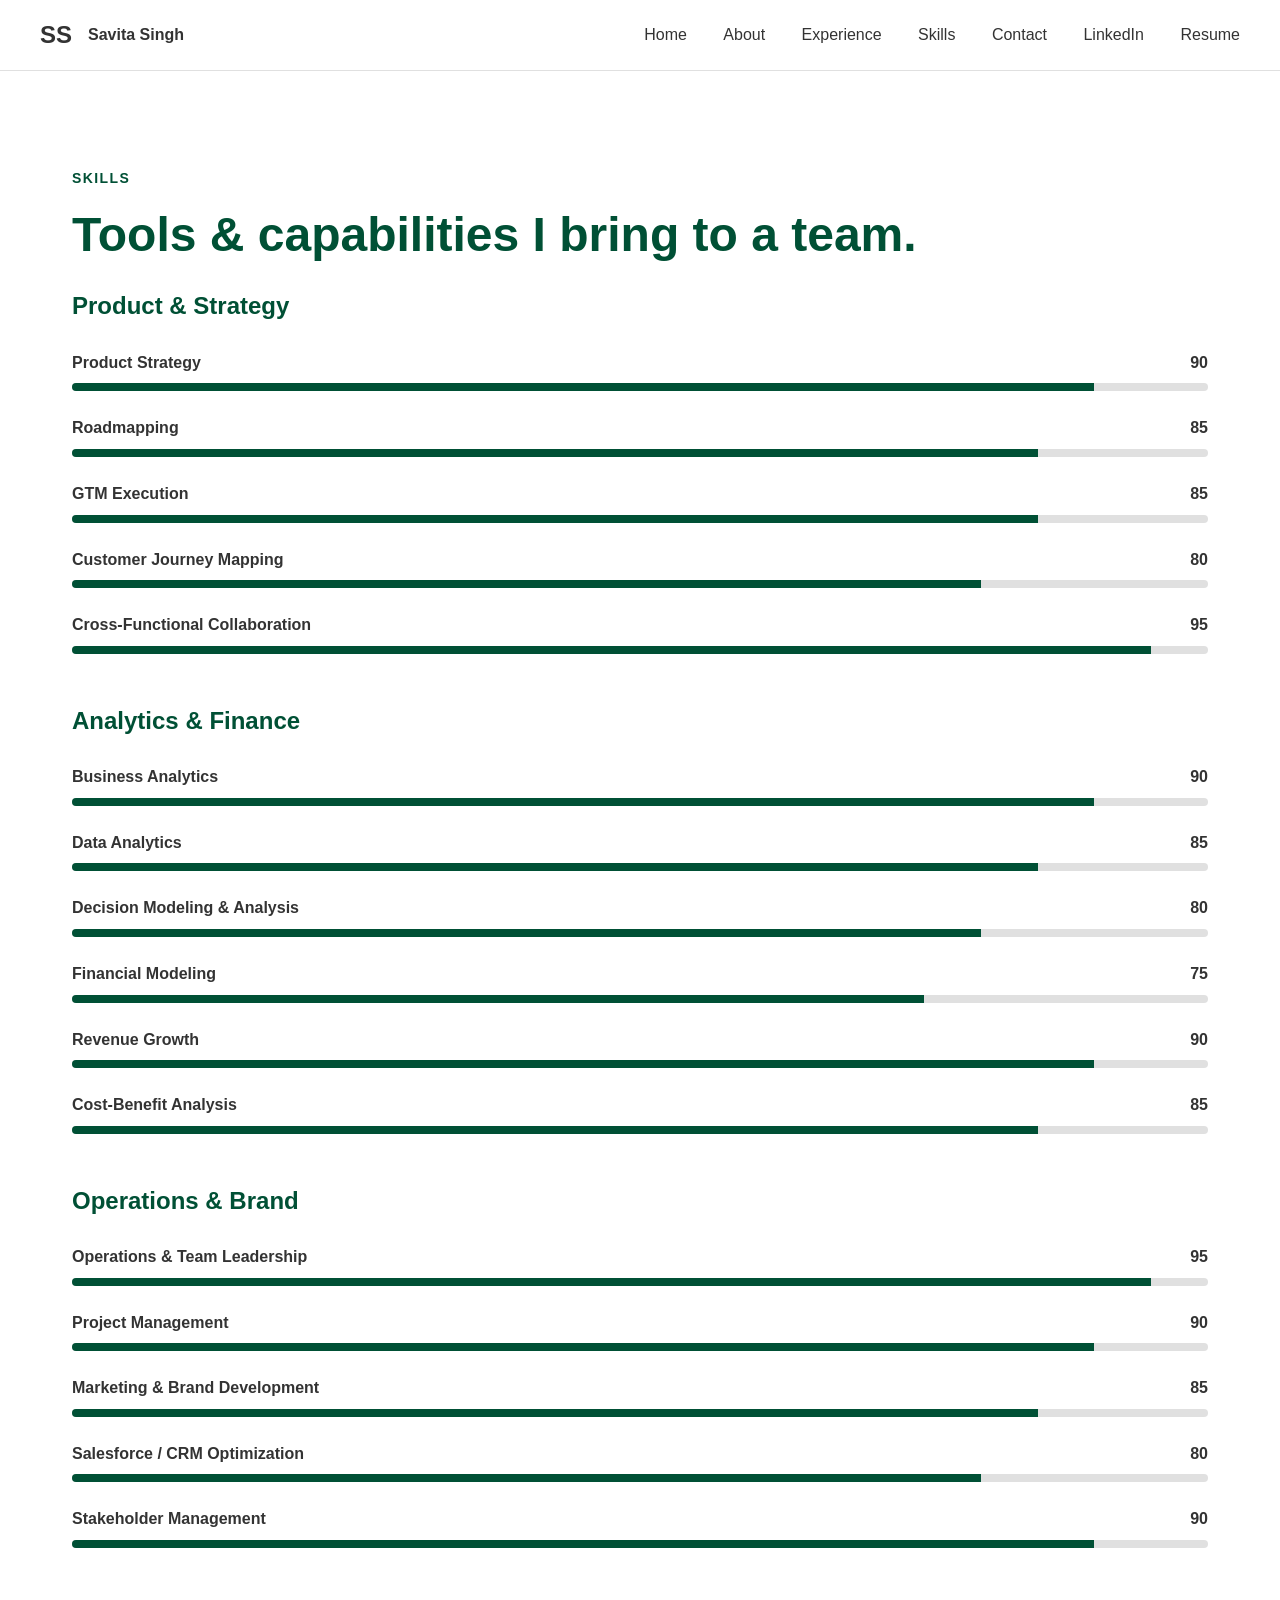
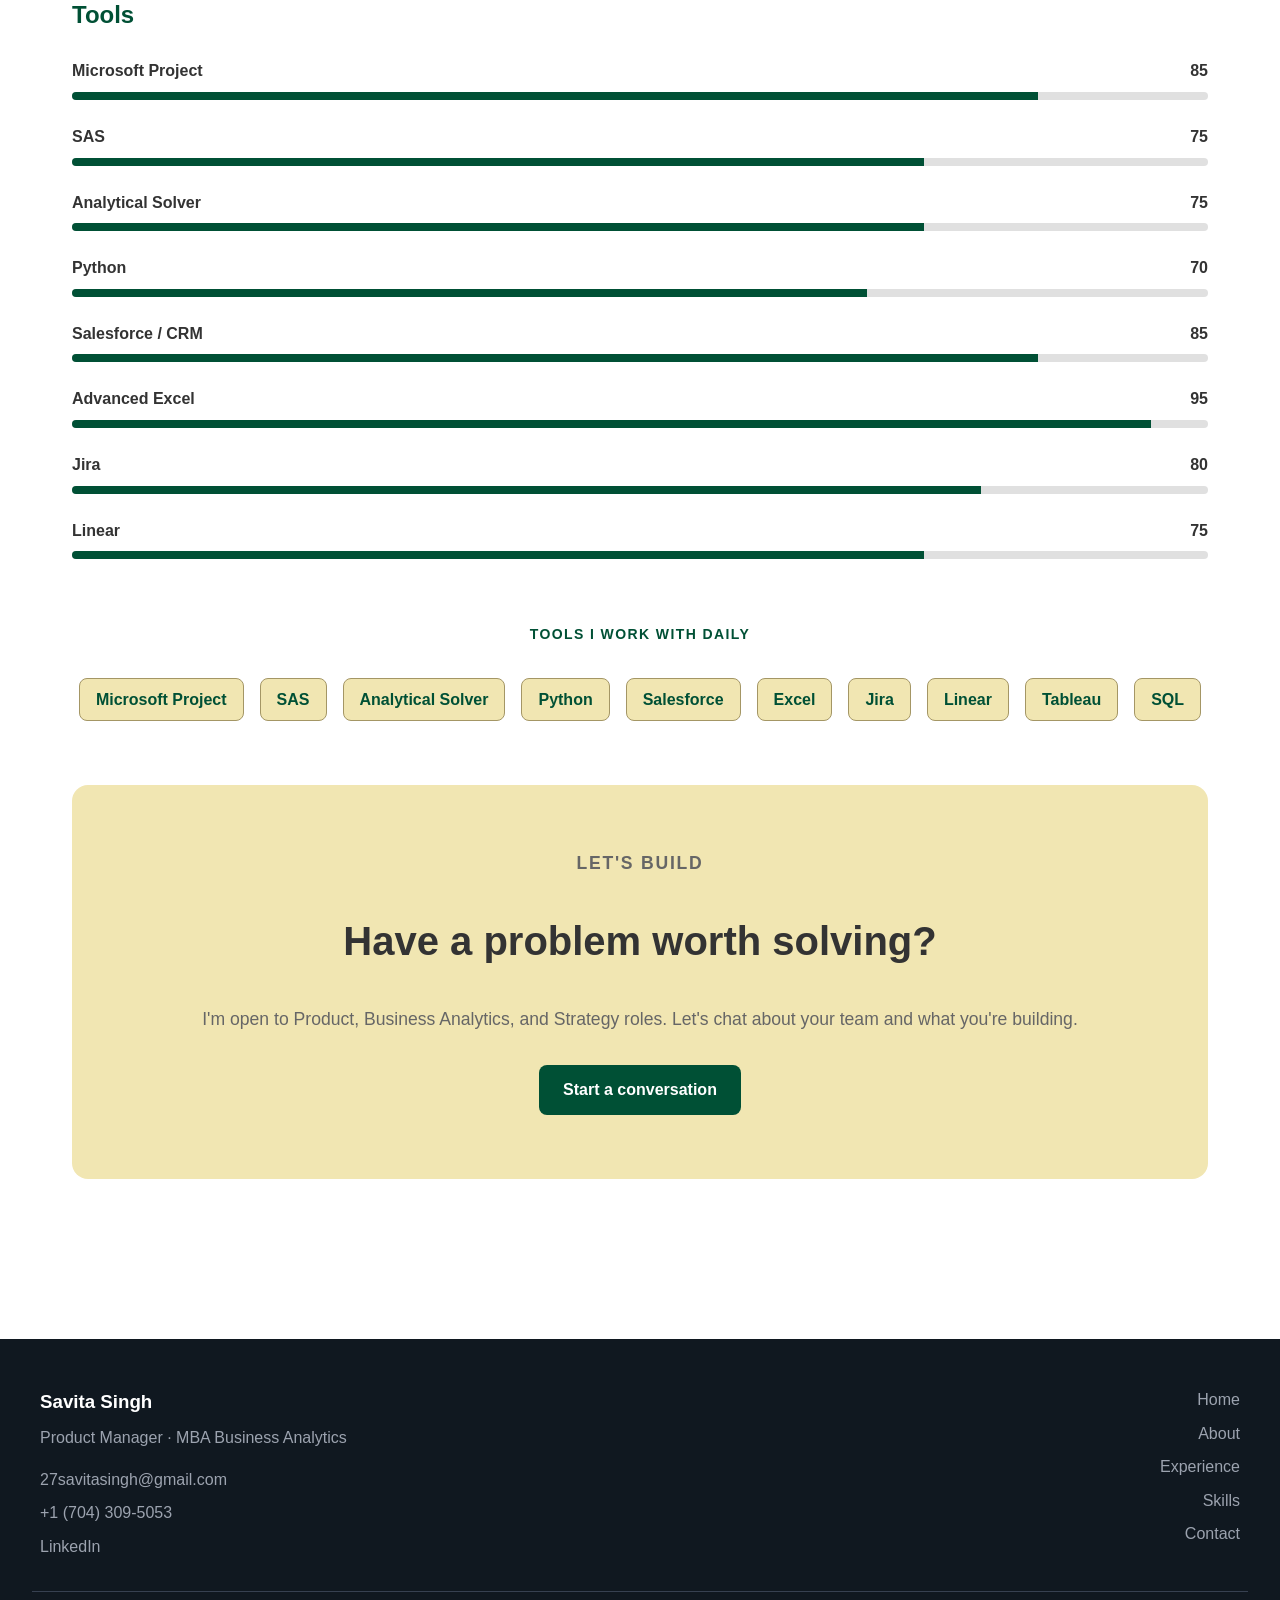
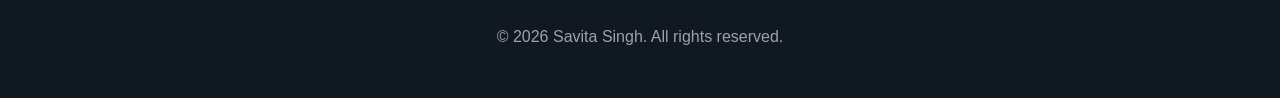
<file: skills.html>
<!DOCTYPE html>
<html lang="en">
<head>
    <meta charset="UTF-8">
    <meta name="viewport" content="width=device-width, initial-scale=1.0">
    <title>Skills - Savita Singh</title>
    <link rel="stylesheet" href="styles.css">
</head>
<body>
    <header>
        <nav>
            <div class="logo">SS</div>
            <div class="nav-title">Savita Singh</div>
            <div class="nav-links">
                <a href="index.html">Home</a>
                <a href="about.html">About</a>
                <a href="experience.html">Experience</a>
                <a href="skills.html">Skills</a>
                <a href="contact.html">Contact</a>
                <a href="https://www.linkedin.com/in/savitasinghs/" target="_blank">LinkedIn</a>
                <a href="savita-singh-resume.pdf" target="_blank">Resume</a>
            </div>
        </nav>
    </header>

    <main>
        <section>
            <p class="section-label">SKILLS</p>
            <h1>Tools & capabilities I bring to a team.</h1>
            
            <div class="skills-category">
                <h3>Product & Strategy</h3>
                <div class="skill-item">
                    <div class="skill-header">
                        <span>Product Strategy</span>
                        <span>90</span>
                    </div>
                    <div class="skill-bar">
                        <div class="skill-progress" style="width: 90%"></div>
                    </div>
                </div>
                <div class="skill-item">
                    <div class="skill-header">
                        <span>Roadmapping</span>
                        <span>85</span>
                    </div>
                    <div class="skill-bar">
                        <div class="skill-progress" style="width: 85%"></div>
                    </div>
                </div>
                <div class="skill-item">
                    <div class="skill-header">
                        <span>GTM Execution</span>
                        <span>85</span>
                    </div>
                    <div class="skill-bar">
                        <div class="skill-progress" style="width: 85%"></div>
                    </div>
                </div>
                <div class="skill-item">
                    <div class="skill-header">
                        <span>Customer Journey Mapping</span>
                        <span>80</span>
                    </div>
                    <div class="skill-bar">
                        <div class="skill-progress" style="width: 80%"></div>
                    </div>
                </div>
                <div class="skill-item">
                    <div class="skill-header">
                        <span>Cross-Functional Collaboration</span>
                        <span>95</span>
                    </div>
                    <div class="skill-bar">
                        <div class="skill-progress" style="width: 95%"></div>
                    </div>
                </div>
            </div>
            
            <div class="skills-category">
                <h3>Analytics & Finance</h3>
                <div class="skill-item">
                    <div class="skill-header">
                        <span>Business Analytics</span>
                        <span>90</span>
                    </div>
                    <div class="skill-bar">
                        <div class="skill-progress" style="width: 90%"></div>
                    </div>
                </div>
                <div class="skill-item">
                    <div class="skill-header">
                        <span>Data Analytics</span>
                        <span>85</span>
                    </div>
                    <div class="skill-bar">
                        <div class="skill-progress" style="width: 85%"></div>
                    </div>
                </div>
                <div class="skill-item">
                    <div class="skill-header">
                        <span>Decision Modeling & Analysis</span>
                        <span>80</span>
                    </div>
                    <div class="skill-bar">
                        <div class="skill-progress" style="width: 80%"></div>
                    </div>
                </div>
                <div class="skill-item">
                    <div class="skill-header">
                        <span>Financial Modeling</span>
                        <span>75</span>
                    </div>
                    <div class="skill-bar">
                        <div class="skill-progress" style="width: 75%"></div>
                    </div>
                </div>
                <div class="skill-item">
                    <div class="skill-header">
                        <span>Revenue Growth</span>
                        <span>90</span>
                    </div>
                    <div class="skill-bar">
                        <div class="skill-progress" style="width: 90%"></div>
                    </div>
                </div>
                <div class="skill-item">
                    <div class="skill-header">
                        <span>Cost-Benefit Analysis</span>
                        <span>85</span>
                    </div>
                    <div class="skill-bar">
                        <div class="skill-progress" style="width: 85%"></div>
                    </div>
                </div>
            </div>
            
            <div class="skills-category">
                <h3>Operations & Brand</h3>
                <div class="skill-item">
                    <div class="skill-header">
                        <span>Operations & Team Leadership</span>
                        <span>95</span>
                    </div>
                    <div class="skill-bar">
                        <div class="skill-progress" style="width: 95%"></div>
                    </div>
                </div>
                <div class="skill-item">
                    <div class="skill-header">
                        <span>Project Management</span>
                        <span>90</span>
                    </div>
                    <div class="skill-bar">
                        <div class="skill-progress" style="width: 90%"></div>
                    </div>
                </div>
                <div class="skill-item">
                    <div class="skill-header">
                        <span>Marketing & Brand Development</span>
                        <span>85</span>
                    </div>
                    <div class="skill-bar">
                        <div class="skill-progress" style="width: 85%"></div>
                    </div>
                </div>
                <div class="skill-item">
                    <div class="skill-header">
                        <span>Salesforce / CRM Optimization</span>
                        <span>80</span>
                    </div>
                    <div class="skill-bar">
                        <div class="skill-progress" style="width: 80%"></div>
                    </div>
                </div>
                <div class="skill-item">
                    <div class="skill-header">
                        <span>Stakeholder Management</span>
                        <span>90</span>
                    </div>
                    <div class="skill-bar">
                        <div class="skill-progress" style="width: 90%"></div>
                    </div>
                </div>
            </div>
            
            <div class="skills-category">
                <h3>Tools</h3>
                <div class="skill-item">
                    <div class="skill-header">
                        <span>Microsoft Project</span>
                        <span>85</span>
                    </div>
                    <div class="skill-bar">
                        <div class="skill-progress" style="width: 85%"></div>
                    </div>
                </div>
                <div class="skill-item">
                    <div class="skill-header">
                        <span>SAS</span>
                        <span>75</span>
                    </div>
                    <div class="skill-bar">
                        <div class="skill-progress" style="width: 75%"></div>
                    </div>
                </div>
                <div class="skill-item">
                    <div class="skill-header">
                        <span>Analytical Solver</span>
                        <span>75</span>
                    </div>
                    <div class="skill-bar">
                        <div class="skill-progress" style="width: 75%"></div>
                    </div>
                </div>
                <div class="skill-item">
                    <div class="skill-header">
                        <span>Python</span>
                        <span>70</span>
                    </div>
                    <div class="skill-bar">
                        <div class="skill-progress" style="width: 70%"></div>
                    </div>
                </div>
                <div class="skill-item">
                    <div class="skill-header">
                        <span>Salesforce / CRM</span>
                        <span>85</span>
                    </div>
                    <div class="skill-bar">
                        <div class="skill-progress" style="width: 85%"></div>
                    </div>
                </div>
                <div class="skill-item">
                    <div class="skill-header">
                        <span>Advanced Excel</span>
                        <span>95</span>
                    </div>
                    <div class="skill-bar">
                        <div class="skill-progress" style="width: 95%"></div>
                    </div>
                </div>
                <div class="skill-item">
                    <div class="skill-header">
                        <span>Jira</span>
                        <span>80</span>
                    </div>
                    <div class="skill-bar">
                        <div class="skill-progress" style="width: 80%"></div>
                    </div>
                </div>
                <div class="skill-item">
                    <div class="skill-header">
                        <span>Linear</span>
                        <span>75</span>
                    </div>
                    <div class="skill-bar">
                        <div class="skill-progress" style="width: 75%"></div>
                    </div>
                </div>
            </div>
            
            <div class="tools-section">
                <p class="section-label">TOOLS I WORK WITH DAILY</p>
                <div class="tools-grid">
                    <span class="tool-badge">Microsoft Project</span>
                    <span class="tool-badge">SAS</span>
                    <span class="tool-badge">Analytical Solver</span>
                    <span class="tool-badge">Python</span>
                    <span class="tool-badge">Salesforce</span>
                    <span class="tool-badge">Excel</span>
                    <span class="tool-badge">Jira</span>
                    <span class="tool-badge">Linear</span>
                    <span class="tool-badge">Tableau</span>
                    <span class="tool-badge">SQL</span>
                </div>
            </div>
        </section>
        
        <section class="cta">
            <p class="section-label">LET'S BUILD</p>
            <h2>Have a problem worth solving?</h2>
            <p>I'm open to Product, Business Analytics, and Strategy roles. Let's chat about your team and what you're building.</p>
            <a href="contact.html" class="btn btn-primary">Start a conversation</a>
        </section>
    </main>

    <footer>
        <div class="footer-content">
            <div class="footer-info">
                <h3>Savita Singh</h3>
                <p>Product Manager · MBA Business Analytics</p>
                <div class="contact-info">
                    <a href="mailto:27savitasingh@gmail.com">27savitasingh@gmail.com</a>
                    <a href="tel:+17043095053">+1 (704) 309-5053</a>
                    <a href="https://www.linkedin.com/in/savitasinghs/" target="_blank">LinkedIn</a>
                </div>
            </div>
            <div class="footer-links">
                <a href="index.html">Home</a>
                <a href="about.html">About</a>
                <a href="experience.html">Experience</a>
                <a href="skills.html">Skills</a>
                <a href="contact.html">Contact</a>
            </div>
        </div>
        <p class="copyright">© 2026 Savita Singh. All rights reserved.</p>
    </footer>
</body>
</html>
</file>
<file: styles.css>
* {
    margin: 0;
    padding: 0;
    box-sizing: border-box;
}

body {
    font-family: -apple-system, BlinkMacSystemFont, 'Segoe UI', Roboto, Oxygen, Ubuntu, Cantarell, sans-serif;
    line-height: 1.6;
    color: #333;
}

:root {
    --charlotte-green: #005035;
    --niner-gold: #A49665;
    --jasper: #F1E6B2;
    --pine-green: #899064;
    --clay-red: #802F2D;
    --sky-blue: #007377;
    --ore-black: #101820;
}

header {
    background: #fff;
    border-bottom: 1px solid #e0e0e0;
    padding: 1rem 2rem;
    position: sticky;
    top: 0;
    z-index: 100;
}

nav {
    display: flex;
    align-items: center;
    max-width: 1200px;
    margin: 0 auto;
}

.logo {
    font-weight: bold;
    font-size: 1.5rem;
    margin-right: 1rem;
}

.nav-title {
    font-weight: 600;
    margin-right: auto;
}

.nav-links a {
    margin-left: 2rem;
    text-decoration: none;
    color: #333;
    font-weight: 500;
}

.nav-links a:hover {
    color: #005035;
}

main {
    max-width: 1200px;
    margin: 0 auto;
    padding: 2rem;
}

section {
    margin: 4rem 0;
}

.hero {
    display: grid;
    grid-template-columns: 1fr 1fr;
    gap: 4rem;
    align-items: center;
    min-height: 60vh;
}

.tagline {
    color: #A49665;
    font-weight: 600;
    margin-bottom: 1rem;
}

h1 {
    font-size: 3rem;
    line-height: 1.2;
    margin-bottom: 1.5rem;
    color: #005035;
}

.intro {
    font-size: 1.1rem;
    margin-bottom: 1rem;
    color: #666;
}

.location {
    color: #999;
    margin-bottom: 2rem;
}

.cta-buttons {
    display: flex;
    gap: 1rem;
}

.btn {
    padding: 0.75rem 1.5rem;
    text-decoration: none;
    border-radius: 0.5rem;
    font-weight: 600;
    display: inline-block;
}

.btn-primary {
    background: #005035;
    color: white;
}

.btn-primary:hover {
    background: #007377;
}

.btn-secondary {
    background: #F1E6B2;
    color: #101820;
}

.btn-secondary:hover {
    background: #A49665;
    color: white;
}

.hero-image img {
    width: 100%;
    border-radius: 1rem;
}

.stats {
    display: grid;
    grid-template-columns: repeat(4, 1fr);
    gap: 2rem;
    text-align: center;
    padding: 3rem 0;
    border-top: 1px solid #e0e0e0;
    border-bottom: 1px solid #e0e0e0;
}

.stat-number {
    font-size: 3rem;
    font-weight: bold;
    color: #005035;
}

.stat-label {
    color: #666;
    margin-top: 0.5rem;
}

.section-label {
    color: #005035;
    font-weight: 600;
    font-size: 0.875rem;
    letter-spacing: 0.1em;
    margin-bottom: 1rem;
}

h2 {
    font-size: 2.5rem;
    margin-bottom: 2rem;
}

.lenses-grid {
    display: grid;
    grid-template-columns: repeat(4, 1fr);
    gap: 2rem;
}

.lens {
    padding: 2rem;
    background: #F1E6B2;
    border-radius: 0.5rem;
}

.lens h3 {
    margin-bottom: 1rem;
    color: #005035;
}

.lens ul {
    list-style: none;
}

.lens li {
    padding: 0.5rem 0;
    color: #666;
}

.link {
    color: #005035;
    text-decoration: none;
    font-weight: 600;
}

.link:hover {
    text-decoration: underline;
}

.case-studies {
    display: grid;
    gap: 3rem;
    margin-top: 2rem;
}

.case-study {
    padding: 2rem;
    border-left: 4px solid #005035;
    background: #F1E6B2;
}

.case-label {
    color: #005035;
    font-weight: 600;
    font-size: 0.875rem;
    letter-spacing: 0.1em;
    margin-bottom: 0.5rem;
}

.case-study h3 {
    margin-bottom: 1rem;
}

.case-study ul {
    list-style: none;
}

.case-study li {
    padding: 0.5rem 0;
    color: #666;
}

.process-steps {
    display: grid;
    grid-template-columns: repeat(4, 1fr);
    gap: 2rem;
}

.step {
    text-align: center;
}

.step-number {
    font-size: 2rem;
    font-weight: bold;
    color: #005035;
    margin-bottom: 1rem;
}

.step h3 {
    margin-bottom: 0.5rem;
}

.step p {
    color: #666;
}

.companies {
    text-align: center;
    padding: 3rem 0;
    background: #F1E6B2;
    border-radius: 1rem;
}

.company-logos {
    display: flex;
    flex-wrap: wrap;
    justify-content: center;
    align-items: center;
    gap: 2rem;
    margin-top: 2rem;
}

.company-name {
    font-weight: 600;
    color: #666;
    font-size: 1.1rem;
}

.current ul {
    list-style: none;
    font-size: 1.1rem;
}

.current li {
    padding: 0.75rem 0;
    padding-left: 1.5rem;
    position: relative;
}

.current li:before {
    content: "→";
    position: absolute;
    left: 0;
    color: #005035;
}

.cta {
    text-align: center;
    padding: 4rem 2rem;
    background: #F1E6B2;
    border-radius: 1rem;
}

.cta p {
    font-size: 1.1rem;
    color: #666;
    margin-bottom: 2rem;
}

footer {
    background: #101820;
    color: white;
    padding: 3rem 2rem;
    margin-top: 4rem;
}

.footer-content {
    max-width: 1200px;
    margin: 0 auto;
    display: grid;
    grid-template-columns: 1fr 1fr;
    gap: 2rem;
}

.footer-info h3 {
    margin-bottom: 0.5rem;
}

.footer-info p {
    color: #9ca3af;
    margin-bottom: 1rem;
}

.contact-info {
    display: flex;
    flex-direction: column;
    gap: 0.5rem;
}

.contact-info a {
    color: #9ca3af;
    text-decoration: none;
}

.contact-info a:hover {
    color: white;
}

.footer-links {
    display: flex;
    flex-direction: column;
    gap: 0.5rem;
    align-items: flex-end;
}

.footer-links a {
    color: #9ca3af;
    text-decoration: none;
}

.footer-links a:hover {
    color: white;
}

.copyright {
    text-align: center;
    color: #9ca3af;
    margin-top: 2rem;
    padding-top: 2rem;
    border-top: 1px solid #374151;
}

@media (max-width: 768px) {
    .hero {
        grid-template-columns: 1fr;
    }
    
    .stats {
        grid-template-columns: repeat(2, 1fr);
    }
    
    .lenses-grid {
        grid-template-columns: 1fr;
    }
    
    .process-steps {
        grid-template-columns: 1fr;
    }
    
    .footer-content {
        grid-template-columns: 1fr;
    }
    
    .footer-links {
        align-items: flex-start;
    }
}

/* Additional styles for other pages */

.contact-page {
    max-width: 800px;
    margin: 4rem auto;
}

.contact-details {
    display: grid;
    grid-template-columns: repeat(2, 1fr);
    gap: 2rem;
    margin-top: 3rem;
}

.contact-item h3 {
    color: #005035;
    margin-bottom: 0.5rem;
}

.contact-item a {
    color: #333;
    text-decoration: none;
}

.contact-item a:hover {
    color: #005035;
}

.timeline {
    margin-top: 3rem;
}

.timeline-item {
    padding: 2rem;
    margin-bottom: 2rem;
    border-left: 4px solid #005035;
    background: #f9fafb;
}

.timeline-item h3 {
    color: #005035;
    margin-bottom: 0.5rem;
}

.timeline-item h4 {
    margin-bottom: 1rem;
}

.timeline-item p {
    margin-bottom: 0.75rem;
    color: #666;
}

.skills-section {
    margin-bottom: 3rem;
}

.skills-section h2 {
    color: #005035;
    font-size: 1.5rem;
    margin-bottom: 1rem;
}

.skills-section ul {
    list-style: none;
    display: grid;
    grid-template-columns: repeat(2, 1fr);
    gap: 0.5rem;
}

.skills-section li {
    padding: 0.5rem;
    background: #F1E6B2;
    border-radius: 0.25rem;
}

@media (max-width: 768px) {
    .contact-details {
        grid-template-columns: 1fr;
    }
    
    .skills-section ul {
        grid-template-columns: 1fr;
    }
}

/* Contact Form Styles */
.contact-links {
    display: flex;
    gap: 2rem;
    margin: 2rem 0;
    flex-wrap: wrap;
}

.contact-links a {
    color: #005035;
    text-decoration: none;
    font-weight: 600;
}

.contact-links a:hover {
    text-decoration: underline;
}

.contact-form {
    max-width: 600px;
    margin-top: 3rem;
}

.form-group {
    margin-bottom: 1.5rem;
}

.form-group label {
    display: block;
    margin-bottom: 0.5rem;
    font-weight: 600;
    color: #333;
}

.form-group input,
.form-group textarea {
    width: 100%;
    padding: 0.75rem;
    border: 1px solid #e0e0e0;
    border-radius: 0.5rem;
    font-family: inherit;
    font-size: 1rem;
}

.form-group input:focus,
.form-group textarea:focus {
    outline: none;
    border-color: #005035;
}

.form-group textarea {
    resize: vertical;
}

/* Skills Page Styles */
.skills-category {
    margin-bottom: 3rem;
}

.skills-category h3 {
    color: #005035;
    font-size: 1.5rem;
    margin-bottom: 1.5rem;
}

.skill-item {
    margin-bottom: 1.5rem;
}

.skill-header {
    display: flex;
    justify-content: space-between;
    margin-bottom: 0.5rem;
    font-weight: 600;
}

.skill-bar {
    height: 8px;
    background: #e0e0e0;
    border-radius: 4px;
    overflow: hidden;
}

.skill-progress {
    height: 100%;
    background: #005035;
    transition: width 0.3s ease;
}

.tools-section {
    margin-top: 4rem;
    text-align: center;
}

.tools-grid {
    display: flex;
    flex-wrap: wrap;
    justify-content: center;
    gap: 1rem;
    margin-top: 2rem;
}

.tool-badge {
    padding: 0.5rem 1rem;
    background: #F1E6B2;
    border: 1px solid #A49665;
    border-radius: 0.5rem;
    font-weight: 600;
    color: #005035;
}

/* About Page Styles */
.about-content {
    max-width: 900px;
    margin: 2rem 0;
}

.about-content p {
    font-size: 1.1rem;
    line-height: 1.8;
    margin-bottom: 1.5rem;
    color: #666;
}

.education {
    margin: 4rem 0;
}

.education-item {
    margin-bottom: 2rem;
    padding-bottom: 2rem;
    border-bottom: 1px solid #e0e0e0;
}

.education-item:last-child {
    border-bottom: none;
}

.education-item h3 {
    color: #333;
    margin-bottom: 0.5rem;
}

.institution {
    color: #005035;
    font-weight: 600;
    margin-bottom: 0.25rem;
}

.date {
    color: #999;
    font-size: 0.9rem;
}

.testimonials {
    margin: 4rem 0;
}

.testimonial {
    margin-bottom: 2rem;
}

.testimonial blockquote {
    background: #F1E6B2;
    padding: 2rem;
    border-left: 4px solid #005035;
    margin: 0;
}

.testimonial p {
    font-size: 1.1rem;
    line-height: 1.8;
    color: #333;
    margin-bottom: 1rem;
    font-style: italic;
}

.testimonial cite {
    color: #666;
    font-style: normal;
    font-weight: 600;
    font-size: 0.9rem;
}

/* Experience Page Styles */
.experience-filters {
    display: flex;
    gap: 1rem;
    margin: 2rem 0;
    flex-wrap: wrap;
}

.filter-btn {
    padding: 0.5rem 1.5rem;
    border: 1px solid #e0e0e0;
    background: white;
    border-radius: 0.5rem;
    font-weight: 600;
    cursor: pointer;
    transition: all 0.3s ease;
}

.filter-btn:hover {
    border-color: #005035;
    color: #005035;
}

.filter-btn.active {
    background: #005035;
    color: white;
    border-color: #005035;
}

.experience-list {
    margin-top: 3rem;
}

.experience-item {
    margin-bottom: 3rem;
    padding: 2rem;
    background: #F1E6B2;
    border-left: 4px solid #005035;
    border-radius: 0.5rem;
}

.experience-item h3 {
    color: #333;
    margin-bottom: 0.5rem;
}

.job-meta {
    color: #999;
    font-size: 0.9rem;
    margin-bottom: 0.25rem;
}

.company {
    color: #666;
    font-weight: 600;
    margin-bottom: 0.5rem;
}

.highlight {
    color: #005035;
    font-weight: 600;
    font-size: 0.9rem;
    margin-bottom: 1rem;
}

.experience-item ul {
    list-style: none;
    padding-left: 0;
}

.experience-item li {
    padding: 0.5rem 0;
    padding-left: 1.5rem;
    position: relative;
    color: #666;
    line-height: 1.6;
}

.experience-item li:before {
    content: "•";
    position: absolute;
    left: 0;
    color: #005035;
    font-weight: bold;
}
</file>
